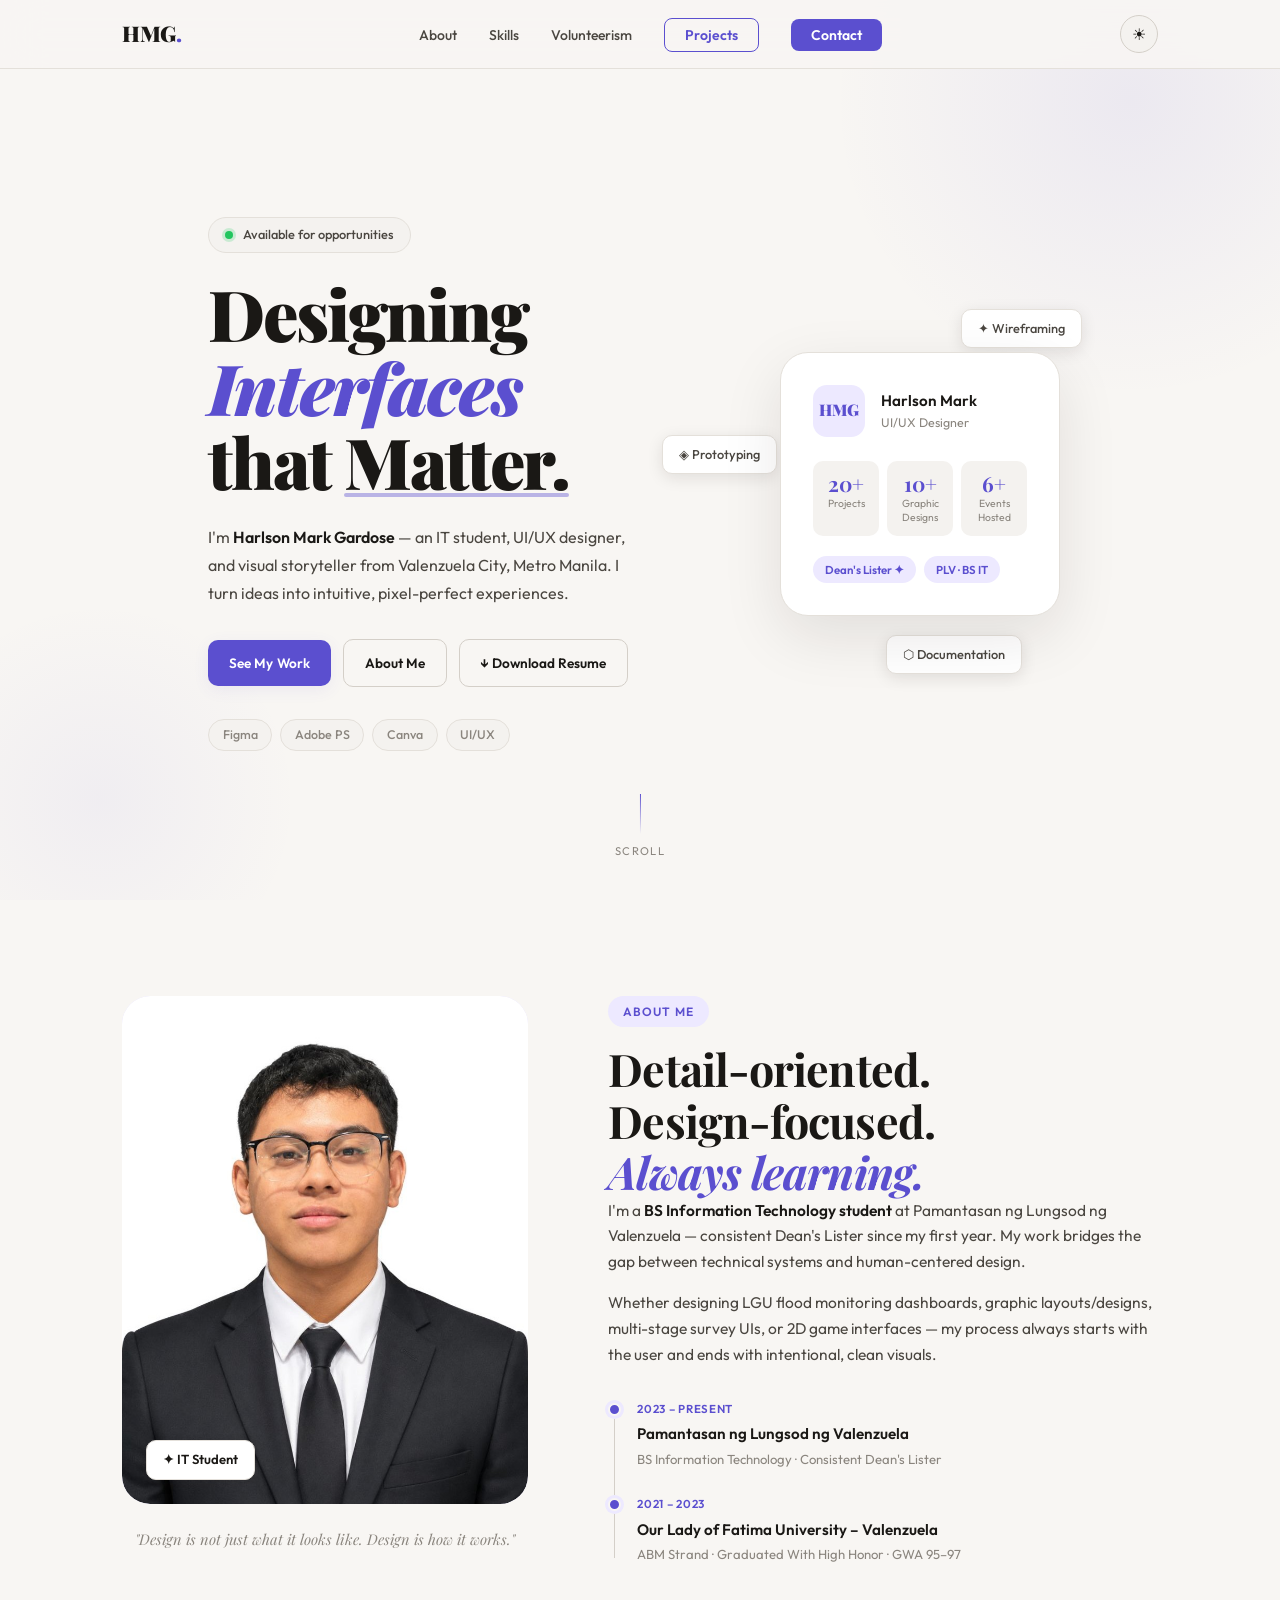
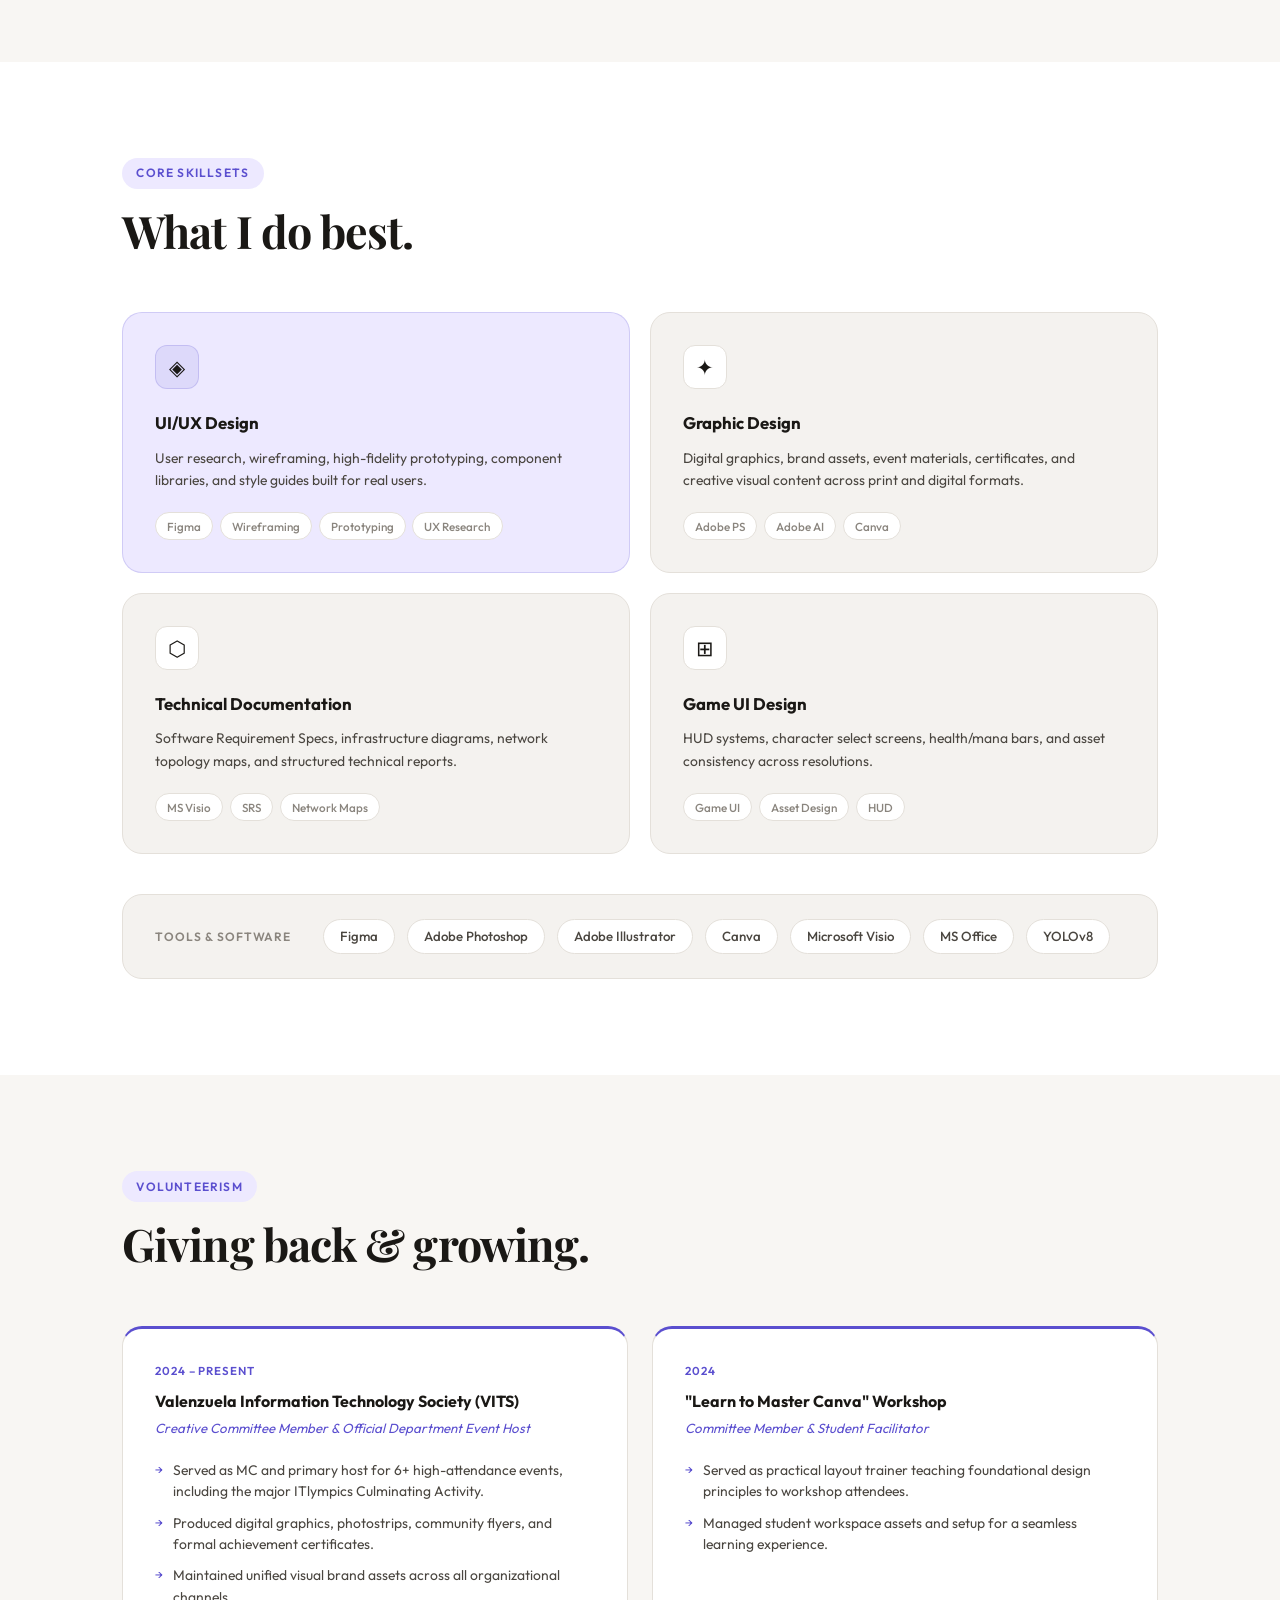
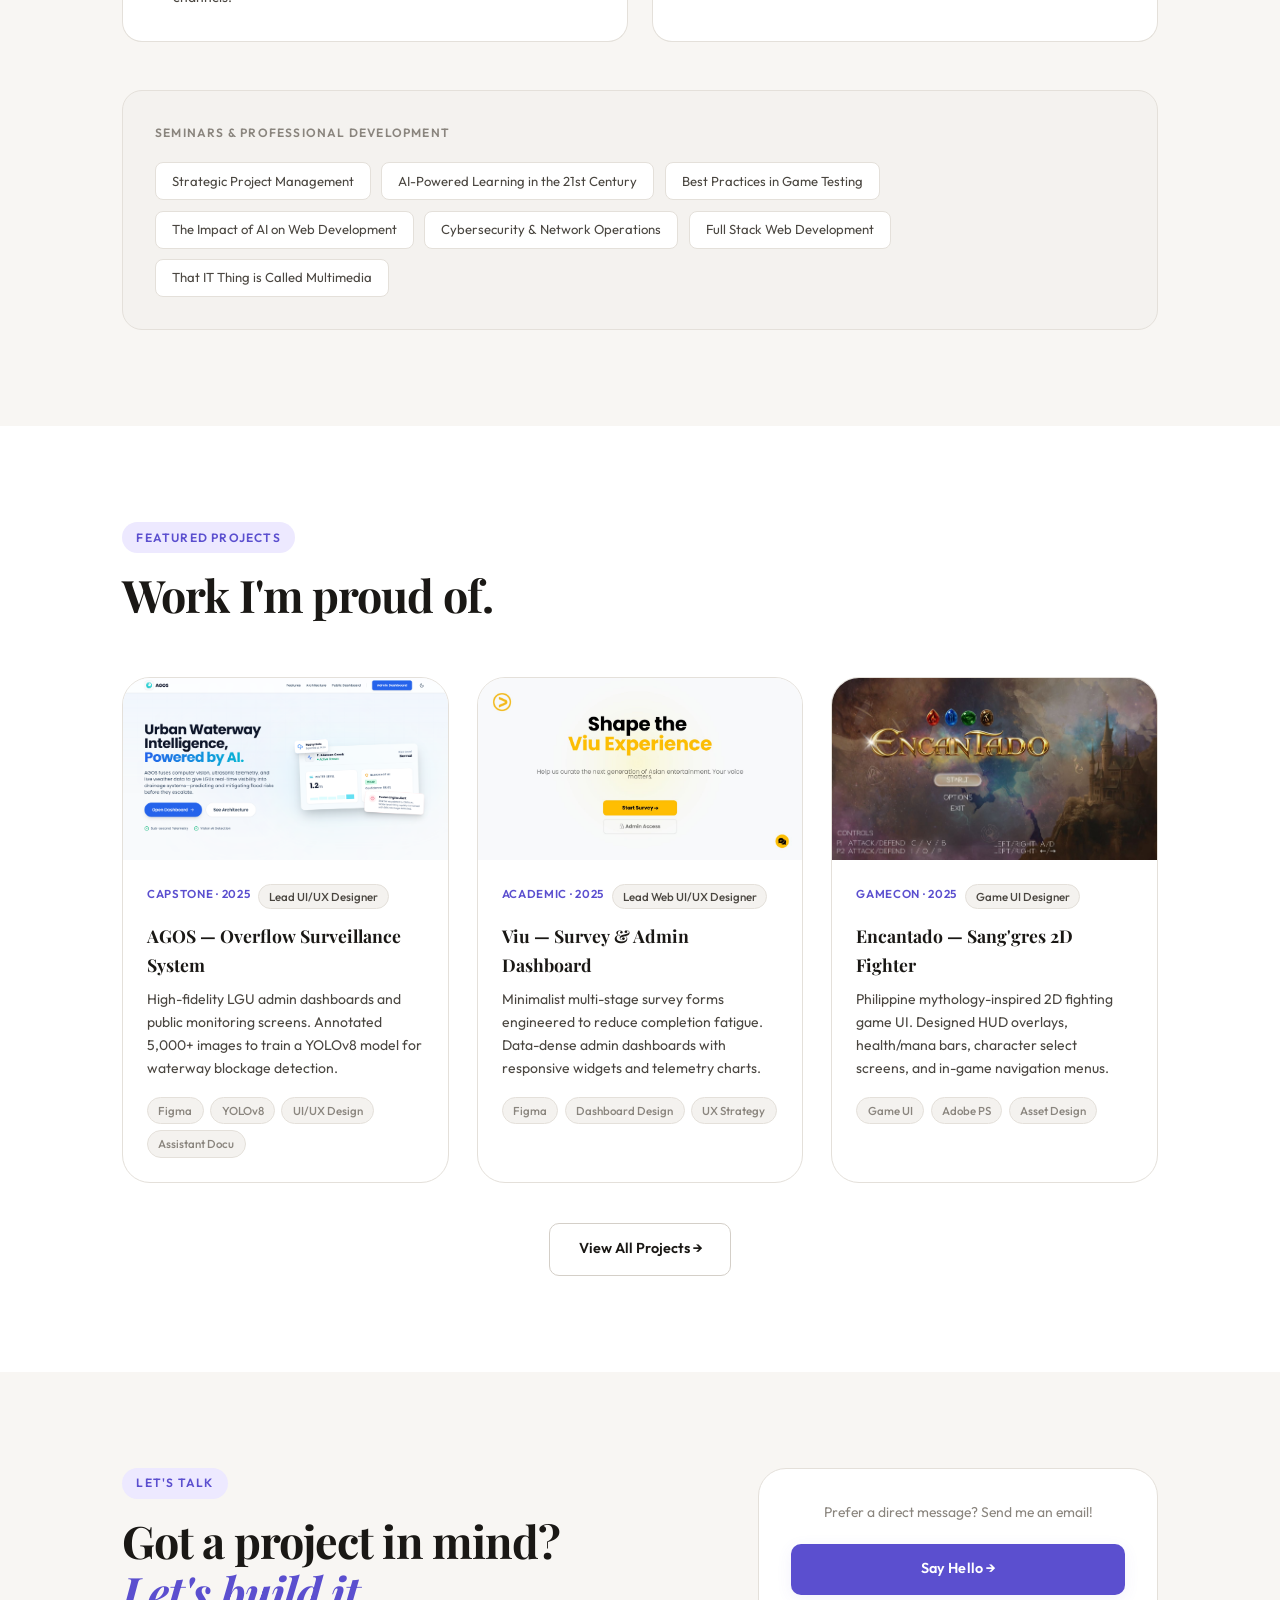
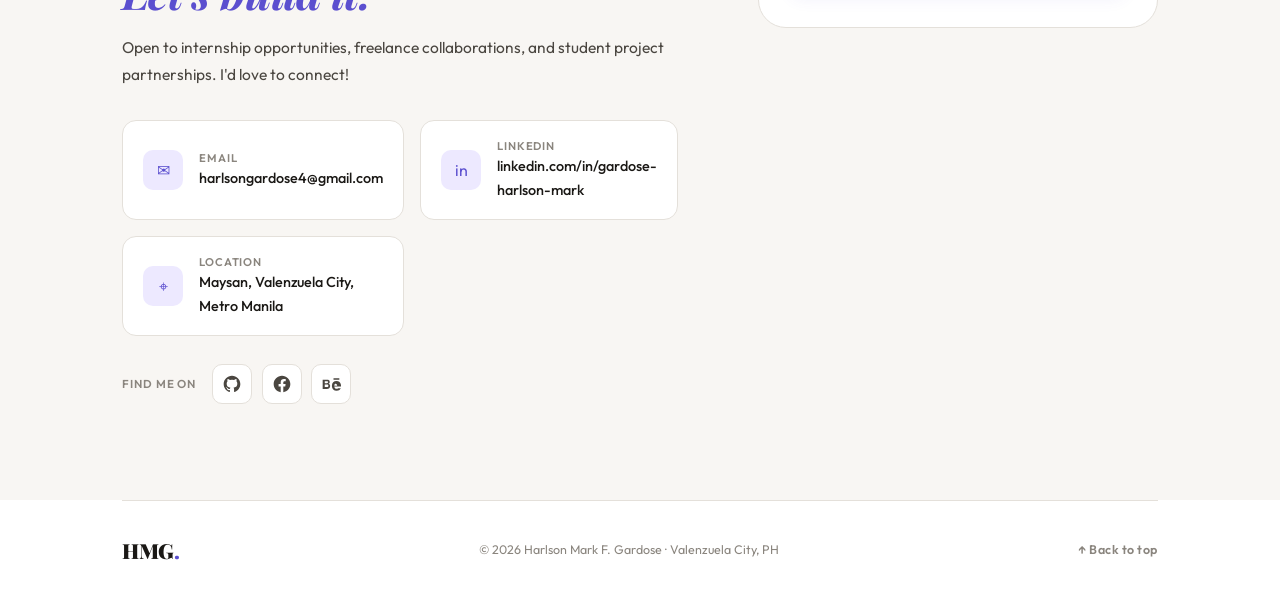
<file: index.html>
<!DOCTYPE html>
<html lang="en" data-theme="light">
<head>
  <meta charset="UTF-8" />
  <meta name="viewport" content="width=device-width, initial-scale=1.0"/>
  <title>Harlson Mark Gardose — UI/UX & Graphic Design</title>
  <meta name="description" content="Harlson Mark Gardose — IT student, UI/UX designer, and visual storyteller from Valenzuela City, Metro Manila. Designing intuitive, pixel-perfect experiences.">
  <meta property="og:title" content="Harlson Mark Gardose — UI/UX & Graphic Design">
  <meta property="og:description" content="IT student, UI/UX designer, and visual storyteller from Valenzuela City, Metro Manila.">
  <meta property="og:type" content="website">
  <meta name="twitter:card" content="summary">
  <meta name="twitter:title" content="Harlson Mark Gardose — UI/UX & Graphic Design">
  <meta name="twitter:description" content="IT student, UI/UX designer, and visual storyteller from Valenzuela City, Metro Manila.">
  <link rel="icon" type="image/svg+xml" href="favicon.svg">
  <link rel="icon" type="image/png" href="favicon.png" sizes="32x32">
  <link rel="preconnect" href="https://fonts.googleapis.com">
  <link rel="preconnect" href="https://fonts.gstatic.com" crossorigin>
  <link href="https://fonts.googleapis.com/css2?family=Playfair+Display:ital,wght@0,700;0,900;1,700&family=Outfit:wght@300;400;500;600;700&display=swap" rel="stylesheet">
  <link rel="stylesheet" href="css/style.css">
</head>
<body>

  <!-- LOADING SCREEN -->
  <div class="loader-screen" id="loaderScreen">
    <div class="loader-inner">
      <div class="loader-logo">HMG<span class="accent-dot">.</span></div>
      <p class="loader-tagline">UI/UX Designer & Visual Storyteller</p>
      <div class="loader-dots">
        <span></span><span></span><span></span><span></span><span></span>
      </div>
    </div>
    <div class="loader-line"></div>
  </div>

  <!-- NAV -->
  <nav class="nav" id="navbar">
    <div class="nav-inner container">
      <a href="#home" class="nav-logo">HMG<span class="accent-dot">.</span></a>
      <ul class="nav-links">
        <li><a href="#about">About</a></li>
        <li><a href="#skills">Skills</a></li>
        <li><a href="#experience">Volunteerism</a></li>
        <li><a href="projects.html" class="nav-cta nav-projects-btn">Projects</a></li>
        <li><a href="#contact" class="nav-cta">Contact</a></li>
      </ul>
      <div class="nav-right">
        <button class="theme-toggle" id="themeToggle" aria-label="Toggle dark mode">
          <span class="sun-icon">☀</span>
          <span class="moon-icon">☽</span>
        </button>
        <button class="hamburger" id="hamburger" aria-label="Menu">
          <span></span><span></span><span></span>
        </button>
      </div>
    </div>
  </nav>

  <!-- MOBILE MENU -->
  <div class="mobile-menu" id="mobileMenu">
    <ul>
      <li><a href="#about" class="mob-link">About</a></li>
      <li><a href="#skills" class="mob-link">Skills</a></li>
      <li><a href="#experience" class="mob-link">Volunteerism</a></li>
      <li><a href="projects.html" class="mob-link">Projects</a></li>
      <li><a href="#contact" class="mob-link">Contact</a></li>
    </ul>
  </div>

  <!-- HERO / LANDING -->
  <section class="hero" id="home">
    <div class="hero-bg-shape shape1"></div>
    <div class="hero-bg-shape shape2"></div>
    <div class="container hero-inner">
      <div class="hero-left reveal">
        <div class="hero-badge">
          <span class="badge-dot"></span>
          Available for opportunities
        </div>
        <h1 class="hero-title">
          Designing
          <em>Interfaces</em>
          that <span class="underline-word">Matter.</span>
        </h1>
        <p class="hero-sub">
          I'm <strong>Harlson Mark Gardose</strong> — an IT student, UI/UX designer, and visual storyteller from Valenzuela City, Metro Manila. I turn ideas into intuitive, pixel-perfect experiences.
        </p>
        <div class="hero-actions">
          <a href="#featured-works" class="btn-primary">See My Work</a>
          <a href="#about" class="btn-outline">About Me</a>
          <a href="GARDOSE_HARLSON_MARK_F_RESUME.pdf" download="GARDOSE_HARLSON_MARK_F_RESUME.pdf" class="btn-outline cv-btn">↓ Download Resume</a>
        </div>
        <div class="hero-pills">
          <span>Figma</span><span>Adobe PS</span><span>Canva</span><span>UI/UX</span>
        </div>
      </div>
      <div class="hero-right reveal">
        <div class="hero-card-main">
          <div class="hcard-top">
            <div class="hcard-avatar">HMG</div>
            <div class="hcard-info">
              <strong>Harlson Mark</strong>
              <span>UI/UX Designer</span>
            </div>
          </div>
          <div class="hcard-stats">
            <div class="hcard-stat"><span class="hs-num">20+</span><span class="hs-lbl">Projects</span></div>
            <div class="hcard-stat"><span class="hs-num">10+</span><span class="hs-lbl">Graphic Designs</span></div>
            <div class="hcard-stat"><span class="hs-num">6+</span><span class="hs-lbl">Events Hosted</span></div>
          </div>
          <div class="hcard-tags">
            <span class="htag">Dean's Lister ✦</span>
            <span class="htag">PLV · BS IT</span>
          </div>
        </div>
        <div class="floating-chip chip1">✦ Wireframing</div>
        <div class="floating-chip chip2">◈ Prototyping</div>
        <div class="floating-chip chip3">⬡ Documentation</div>
      </div>
    </div>
    <div class="scroll-indicator">
      <div class="scroll-line"></div>
      <span>Scroll</span>
    </div>
  </section>

  <!-- ABOUT -->
  <section class="about-section section" id="about">
    <div class="container">
      <div class="about-grid">
        <div class="about-visual reveal">
          <div class="about-portrait">
            <img src="Profile.jpg" alt="Harlson Mark Gardose" style="width:100%;height:100%;object-fit:cover;border-radius:inherit;">            <div class="portrait-badge">
              <span>✦</span> IT Student
            </div>
          </div>
          <div class="about-quote">
            "Design is not just what it looks like. Design is how it works."
          </div>
        </div>
        <div class="about-content reveal">
          <div class="section-chip">About Me</div>
          <h2 class="section-heading">Detail-oriented.<br>Design-focused.<br><em>Always learning.</em></h2>
          <p>I'm a <strong>BS Information Technology student</strong> at Pamantasan ng Lungsod ng Valenzuela — consistent Dean's Lister since my first year. My work bridges the gap between technical systems and human-centered design.</p>
          <p>Whether designing LGU flood monitoring dashboards, graphic layouts/designs, multi-stage survey UIs, or 2D game interfaces — my process always starts with the user and ends with intentional, clean visuals.</p>
          <div class="edu-timeline">
            <div class="edu-item">
              <div class="edu-dot"></div>
              <div class="edu-body">
                <div class="edu-period">2023 – Present</div>
                <div class="edu-name">Pamantasan ng Lungsod ng Valenzuela</div>
                <div class="edu-desc">BS Information Technology · Consistent Dean's Lister</div>
              </div>
            </div>
            <div class="edu-item">
              <div class="edu-dot"></div>
              <div class="edu-body">
                <div class="edu-period">2021 – 2023</div>
                <div class="edu-name">Our Lady of Fatima University – Valenzuela</div>
                <div class="edu-desc">ABM Strand · Graduated With High Honor · GWA 95–97</div>
              </div>
            </div>
          </div>
        </div>
      </div>
    </div>
  </section>

  <!-- SKILLS -->
  <section class="skills-section section alt-bg" id="skills">
    <div class="container">
      <div class="section-header reveal">
        <div class="section-chip">Core Skillsets</div>
        <h2 class="section-heading">What I do best.</h2>
      </div>
      <div class="skills-grid reveal">
        <div class="skill-card primary-card">
          <div class="skill-icon-wrap"><span>◈</span></div>
          <h3>UI/UX Design</h3>
          <p>User research, wireframing, high-fidelity prototyping, component libraries, and style guides built for real users.</p>
          <div class="skill-tags"><span>Figma</span><span>Wireframing</span><span>Prototyping</span><span>UX Research</span></div>
        </div>
        <div class="skill-card">
          <div class="skill-icon-wrap"><span>✦</span></div>
          <h3>Graphic Design</h3>
          <p>Digital graphics, brand assets, event materials, certificates, and creative visual content across print and digital formats.</p>
          <div class="skill-tags"><span>Adobe PS</span><span>Adobe AI</span><span>Canva</span></div>
        </div>
        <div class="skill-card">
          <div class="skill-icon-wrap"><span>⬡</span></div>
          <h3>Technical Documentation</h3>
          <p>Software Requirement Specs, infrastructure diagrams, network topology maps, and structured technical reports.</p>
          <div class="skill-tags"><span>MS Visio</span><span>SRS</span><span>Network Maps</span></div>
        </div>
        <div class="skill-card">
          <div class="skill-icon-wrap"><span>⊞</span></div>
          <h3>Game UI Design</h3>
          <p>HUD systems, character select screens, health/mana bars, and asset consistency across resolutions.</p>
          <div class="skill-tags"><span>Game UI</span><span>Asset Design</span><span>HUD</span></div>
        </div>
      </div>
      <div class="tools-strip reveal">
        <div class="tools-label">Tools & Software</div>
        <div class="tools-list">
          <span>Figma</span><span>Adobe Photoshop</span><span>Adobe Illustrator</span>
          <span>Canva</span><span>Microsoft Visio</span><span>MS Office</span><span>YOLOv8</span>
        </div>
      </div>
    </div>
  </section>

  <!-- VOLUNTEERISM -->
  <section class="experience-section section" id="experience">
    <div class="container">
      <div class="section-header reveal">
        <div class="section-chip">Volunteerism</div>
        <h2 class="section-heading">Giving back & growing.</h2>
      </div>
      <div class="exp-grid reveal">
        <div class="exp-card">
          <div class="exp-period">2024 – Present</div>
          <div class="exp-org">Valenzuela Information Technology Society (VITS)</div>
          <div class="exp-role">Creative Committee Member & Official Department Event Host</div>
          <ul class="exp-list">
            <li>Served as MC and primary host for 6+ high-attendance events, including the major ITlympics Culminating Activity.</li>
            <li>Produced digital graphics, photostrips, community flyers, and formal achievement certificates.</li>
            <li>Maintained unified visual brand assets across all organizational channels.</li>
          </ul>
        </div>
        <div class="exp-card">
          <div class="exp-period">2024</div>
          <div class="exp-org">"Learn to Master Canva" Workshop</div>
          <div class="exp-role">Committee Member & Student Facilitator</div>
          <ul class="exp-list">
            <li>Served as practical layout trainer teaching foundational design principles to workshop attendees.</li>
            <li>Managed student workspace assets and setup for a seamless learning experience.</li>
          </ul>
        </div>
      </div>

      <!-- Seminars -->
      <div class="seminars-block reveal">
        <div class="sem-label">Seminars & Professional Development</div>
        <div class="sem-tags">
          <span>Strategic Project Management</span>
          <span>AI-Powered Learning in the 21st Century</span>
          <span>Best Practices in Game Testing</span>
          <span>The Impact of AI on Web Development</span>
          <span>Cybersecurity & Network Operations</span>
          <span>Full Stack Web Development</span>
          <span>That IT Thing is Called Multimedia</span>
        </div>
      </div>
    </div>
  </section>

  <!-- FEATURED WORKS -->
  <section class="featured-works-section section alt-bg" id="featured-works">
    <div class="container">
      <div class="section-header reveal">
        <div class="section-chip">Featured Projects</div>
        <h2 class="section-heading">Work I'm proud of.</h2>
      </div>
      <div class="featured-grid reveal">
        <!-- Featured 1: AGOS -->
        <div class="featured-card">
          <div class="featured-img-wrap">
            <img src="AGOS.png" alt="AGOS Project" style="width:100%;height:100%;object-fit:cover;">
          </div>
          <div class="featured-info">
            <div class="featured-meta">
              <span class="fmeta-tag">Capstone · 2025</span>
              <span class="fmeta-role">Lead UI/UX Designer</span>
            </div>
            <h3 class="featured-title">AGOS — Overflow Surveillance System</h3>
            <p class="featured-desc">High-fidelity LGU admin dashboards and public monitoring screens. Annotated 5,000+ images to train a YOLOv8 model for waterway blockage detection.</p>
            <div class="featured-tags"><span>Figma</span><span>YOLOv8</span><span>UI/UX Design</span><span>Assistant Docu</span></div>
          </div>
        </div>
        <!-- Featured 2: Viu -->
        <div class="featured-card">
          <div class="featured-img-wrap">
            <img src="VIU.png" alt="Viu Project" style="width:100%;height:100%;object-fit:cover;">
          </div>
          <div class="featured-info">
            <div class="featured-meta">
              <span class="fmeta-tag">Academic · 2025</span>
              <span class="fmeta-role">Lead Web UI/UX Designer</span>
            </div>
            <h3 class="featured-title">Viu — Survey & Admin Dashboard</h3>
            <p class="featured-desc">Minimalist multi-stage survey forms engineered to reduce completion fatigue. Data-dense admin dashboards with responsive widgets and telemetry charts.</p>
            <div class="featured-tags"><span>Figma</span><span>Dashboard Design</span><span>UX Strategy</span></div>
          </div>
        </div>
        <!-- Featured 3: Encantado -->
        <div class="featured-card">
          <div class="featured-img-wrap">
            <img src="Encantado/2.jpg" alt="Encantado Project" style="width:100%;height:100%;object-fit:cover;">
          </div>
          <div class="featured-info">
            <div class="featured-meta">
              <span class="fmeta-tag">GameCon · 2025</span>
              <span class="fmeta-role">Game UI Designer</span>
            </div>
            <h3 class="featured-title">Encantado — Sang'gres 2D Fighter</h3>
            <p class="featured-desc">Philippine mythology-inspired 2D fighting game UI. Designed HUD overlays, health/mana bars, character select screens, and in-game navigation menus.</p>
            <div class="featured-tags"><span>Game UI</span><span>Adobe PS</span><span>Asset Design</span></div>
          </div>
        </div>
      </div>
      <div class="featured-cta reveal">
        <a href="projects.html" class="btn-outline">View All Projects →</a>
      </div>
    </div>
  </section>

  <!-- CONTACT -->
  <section class="contact-section section" id="contact">
    <div class="container">
      <div class="contact-grid">
        <div class="contact-left reveal">
          <div class="section-chip">Let's Talk</div>
          <h2 class="section-heading">Got a project in mind?<br><em>Let's build it.</em></h2>
          <p>Open to internship opportunities, freelance collaborations, and student project partnerships. I'd love to connect!</p>
          <div class="contact-items contact-items-grid">
            <a href="mailto:harlsongardose4@gmail.com" class="contact-row">
              <div class="cr-icon">✉</div>
              <div class="cr-text">
                <span class="cr-label">Email</span>
                <span class="cr-value">harlsongardose4@gmail.com</span>
              </div>
            </a>

            <a href="https://www.linkedin.com/in/gardose-harlson-mark/" target="_blank" rel="noopener" class="contact-row">
              <div class="cr-icon">in</div>
              <div class="cr-text">
                <span class="cr-label">LinkedIn</span>
                <span class="cr-value">linkedin.com/in/gardose-harlson-mark</span>
              </div>
            </a>
            <div class="contact-row no-link">
              <div class="cr-icon">⌖</div>
              <div class="cr-text">
                <span class="cr-label">Location</span>
                <span class="cr-value">Maysan, Valenzuela City, Metro Manila</span>
              </div>
            </div>
          </div>
          <!-- Social Links -->
          <div class="contact-socials">
            <span class="contact-socials-label">Find me on</span>
            <div class="contact-social-icons">
              <a href="https://github.com/HarlsonG" target="_blank" rel="noopener" class="social-icon-btn" aria-label="GitHub">
                <svg xmlns="http://www.w3.org/2000/svg" viewBox="0 0 24 24" fill="currentColor" width="20" height="20"><path d="M12 2C6.477 2 2 6.477 2 12c0 4.418 2.865 8.166 6.839 9.489.5.092.682-.217.682-.482 0-.237-.009-.868-.013-1.703-2.782.604-3.369-1.341-3.369-1.341-.454-1.154-1.11-1.462-1.11-1.462-.908-.62.069-.608.069-.608 1.003.07 1.531 1.03 1.531 1.03.892 1.529 2.341 1.087 2.91.831.092-.646.35-1.086.636-1.336-2.22-.253-4.555-1.11-4.555-4.943 0-1.091.39-1.984 1.029-2.683-.103-.253-.446-1.27.098-2.647 0 0 .84-.269 2.75 1.025A9.578 9.578 0 0 1 12 6.836a9.59 9.59 0 0 1 2.504.337c1.909-1.294 2.747-1.025 2.747-1.025.546 1.377.202 2.394.1 2.647.64.699 1.028 1.592 1.028 2.683 0 3.842-2.339 4.687-4.566 4.935.359.309.678.919.678 1.852 0 1.336-.012 2.415-.012 2.743 0 .267.18.579.688.481C19.138 20.163 22 16.418 22 12c0-5.523-4.477-10-10-10z"/></svg>
              </a>
              <a href="https://www.facebook.com/harlsonnn" target="_blank" rel="noopener" class="social-icon-btn" aria-label="Facebook">
                <svg xmlns="http://www.w3.org/2000/svg" viewBox="0 0 24 24" fill="currentColor" width="20" height="20"><path d="M22 12c0-5.522-4.477-10-10-10S2 6.478 2 12c0 4.991 3.657 9.128 8.438 9.878v-6.987H7.898V12h2.54V9.797c0-2.506 1.492-3.89 3.777-3.89 1.094 0 2.238.195 2.238.195v2.46h-1.26c-1.243 0-1.63.771-1.63 1.562V12h2.773l-.443 2.89h-2.33v6.988C18.343 21.128 22 16.991 22 12z"/></svg>
              </a>
              <a href="https://www.behance.net/gardoseharlson" target="_blank" rel="noopener" class="social-icon-btn" aria-label="Behance">
                <svg xmlns="http://www.w3.org/2000/svg" viewBox="0 0 24 24" fill="currentColor" width="20" height="20"><path d="M22 7h-7V5h7v2zm1.726 10c-.442 1.297-2.029 3-5.101 3-3.074 0-5.564-1.729-5.564-5.675 0-3.91 2.325-5.92 5.466-5.92 3.082 0 4.964 1.782 5.375 4.426.078.506.109 1.188.095 2.14H15.97c.13 3.211 3.483 3.312 4.588 2.029H23.726zm-7.726-3h3.457c-.073-1.524-1.064-2.396-1.857-2.396-.973 0-1.54.607-1.6 2.396zM7.309 7c1.822 0 3.15.595 3.15 2.512 0 1.116-.583 1.886-1.516 2.296C10.256 12.234 11 13.12 11 14.5 11 16.957 9.228 18 6.978 18H2V7h5.309zm-.24 4.007c.932 0 1.49-.489 1.49-1.291 0-.803-.558-1.155-1.49-1.155H4.5v2.446h2.569zm.168 4.547c1.023 0 1.636-.548 1.636-1.483 0-.968-.613-1.451-1.636-1.451H4.5v2.934h2.737z"/></svg>
              </a>
            </div>
          </div>
        </div>
        <div class="contact-right reveal">
          <div class="contact-form-card">
            <p class="form-note">Prefer a direct message? Send me an email!</p>
            <a href="mailto:harlsongardose4@gmail.com" class="btn-primary full-width">Say Hello →</a>
          </div>
        </div>
      </div>
    </div>
  </section>

  <!-- FOOTER (simplified) -->
  <footer class="footer">
    <div class="container">
      <div class="footer-simple">
        <div class="footer-logo">HMG<span class="accent-dot">.</span></div>
        <span class="footer-copy">© <span id="footerYear"></span> Harlson Mark F. Gardose · Valenzuela City, PH</span>
        <a href="#home" class="footer-scroll-top" aria-label="Back to top">↑ Back to top</a>
      </div>
    </div>
  </footer>

  <script src="js/main.js"></script>
</body>
</html>
</file>
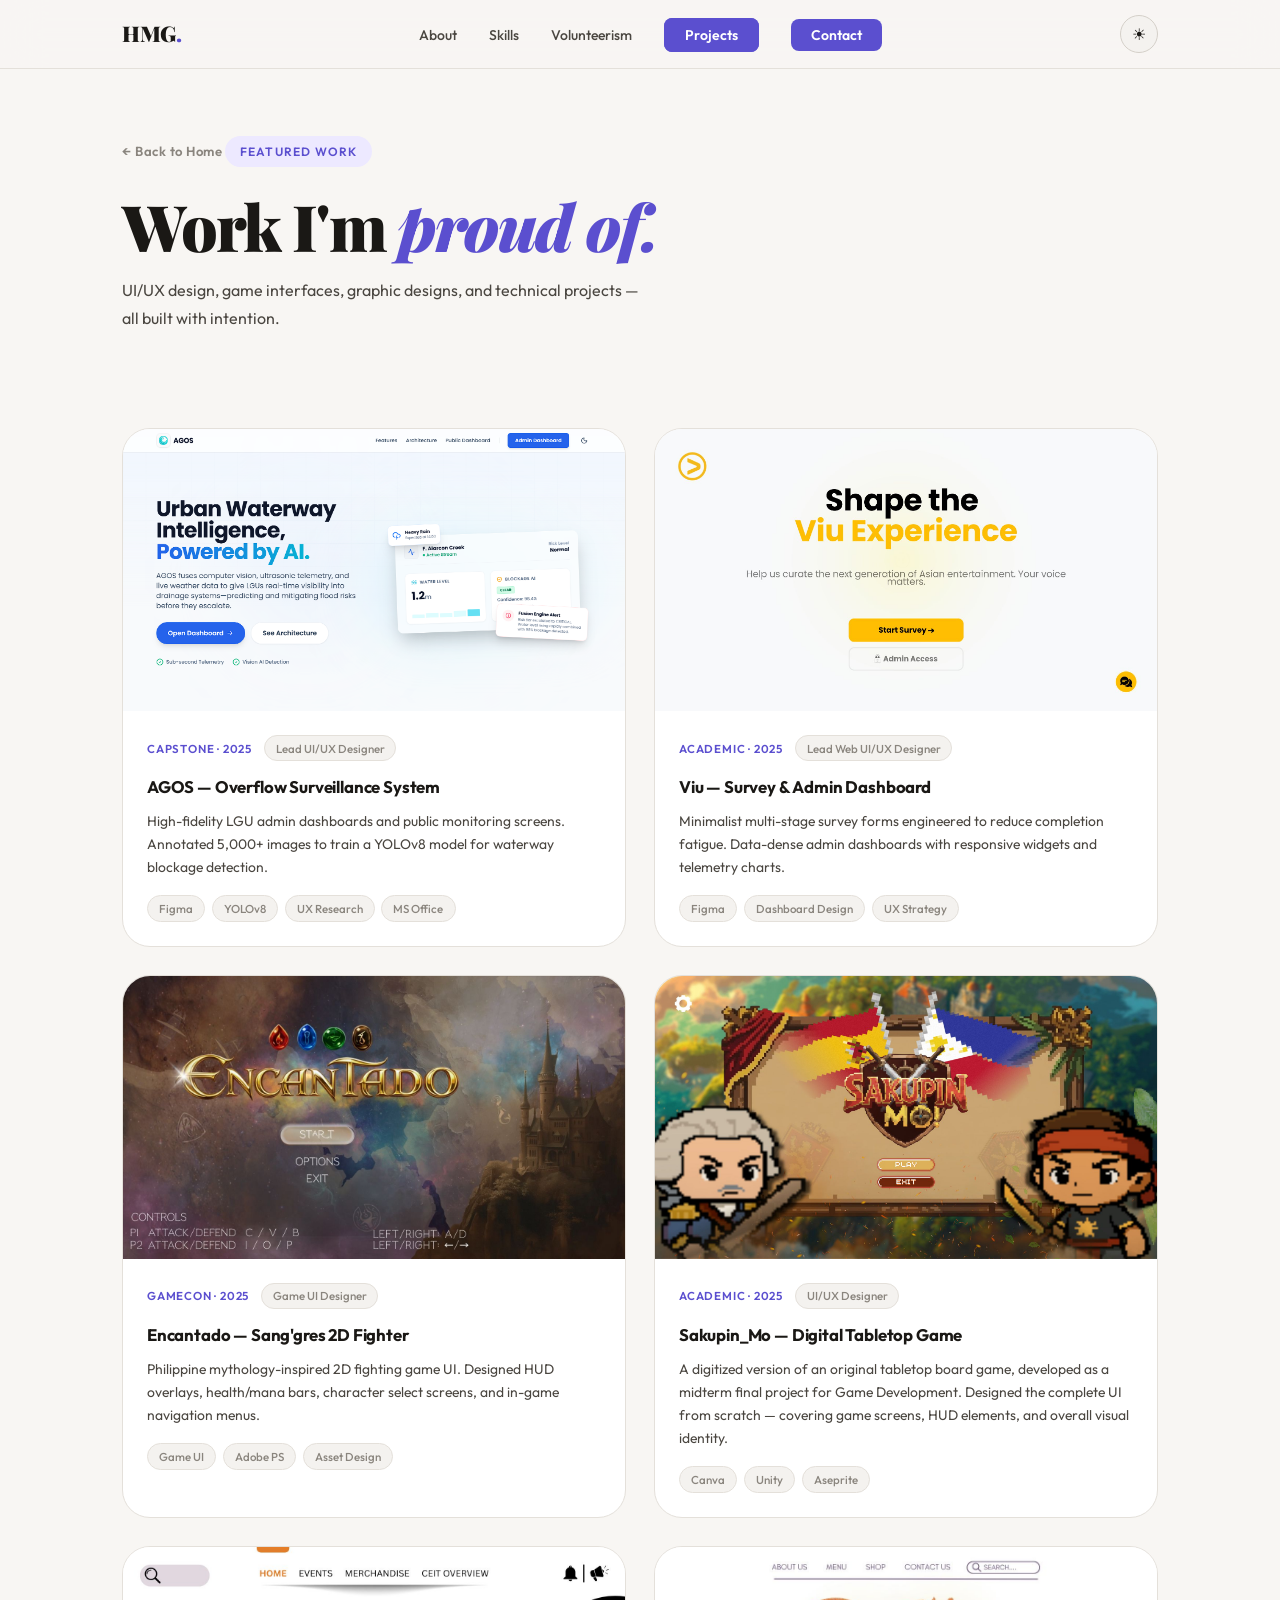
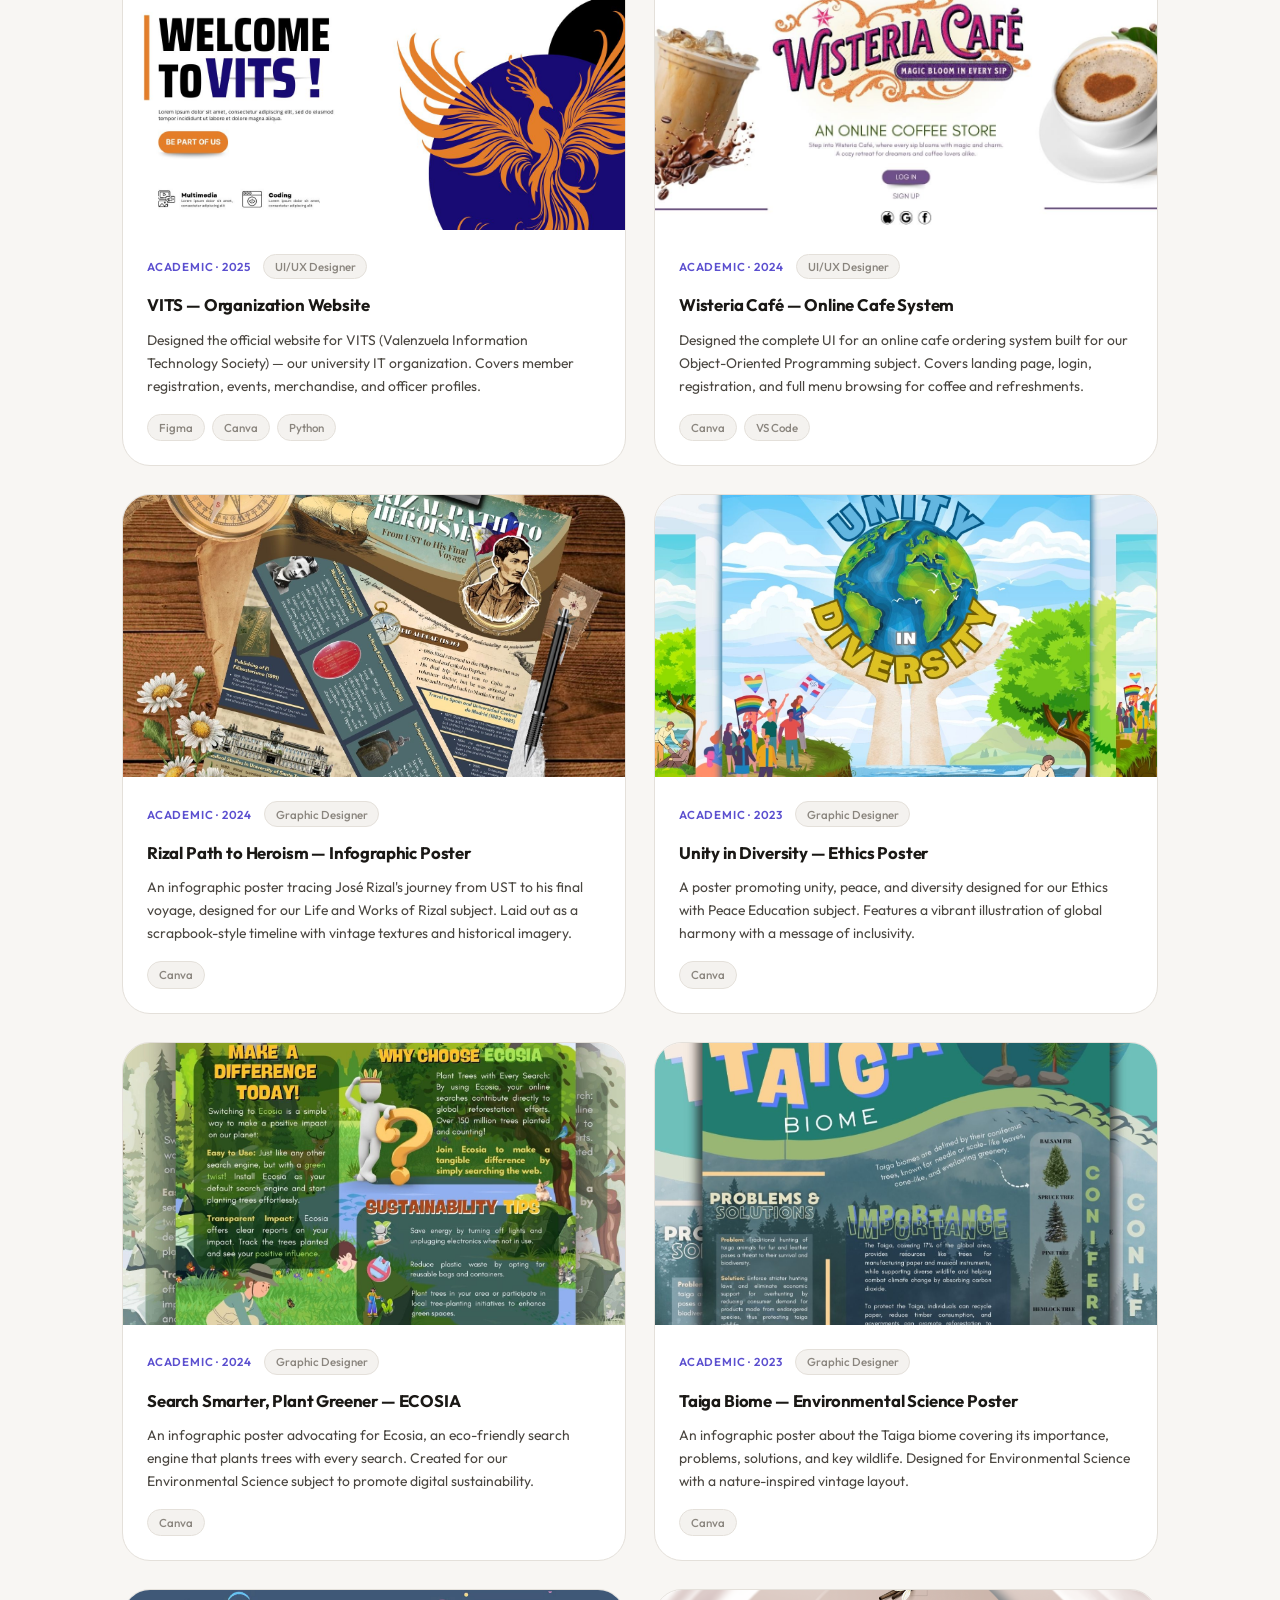
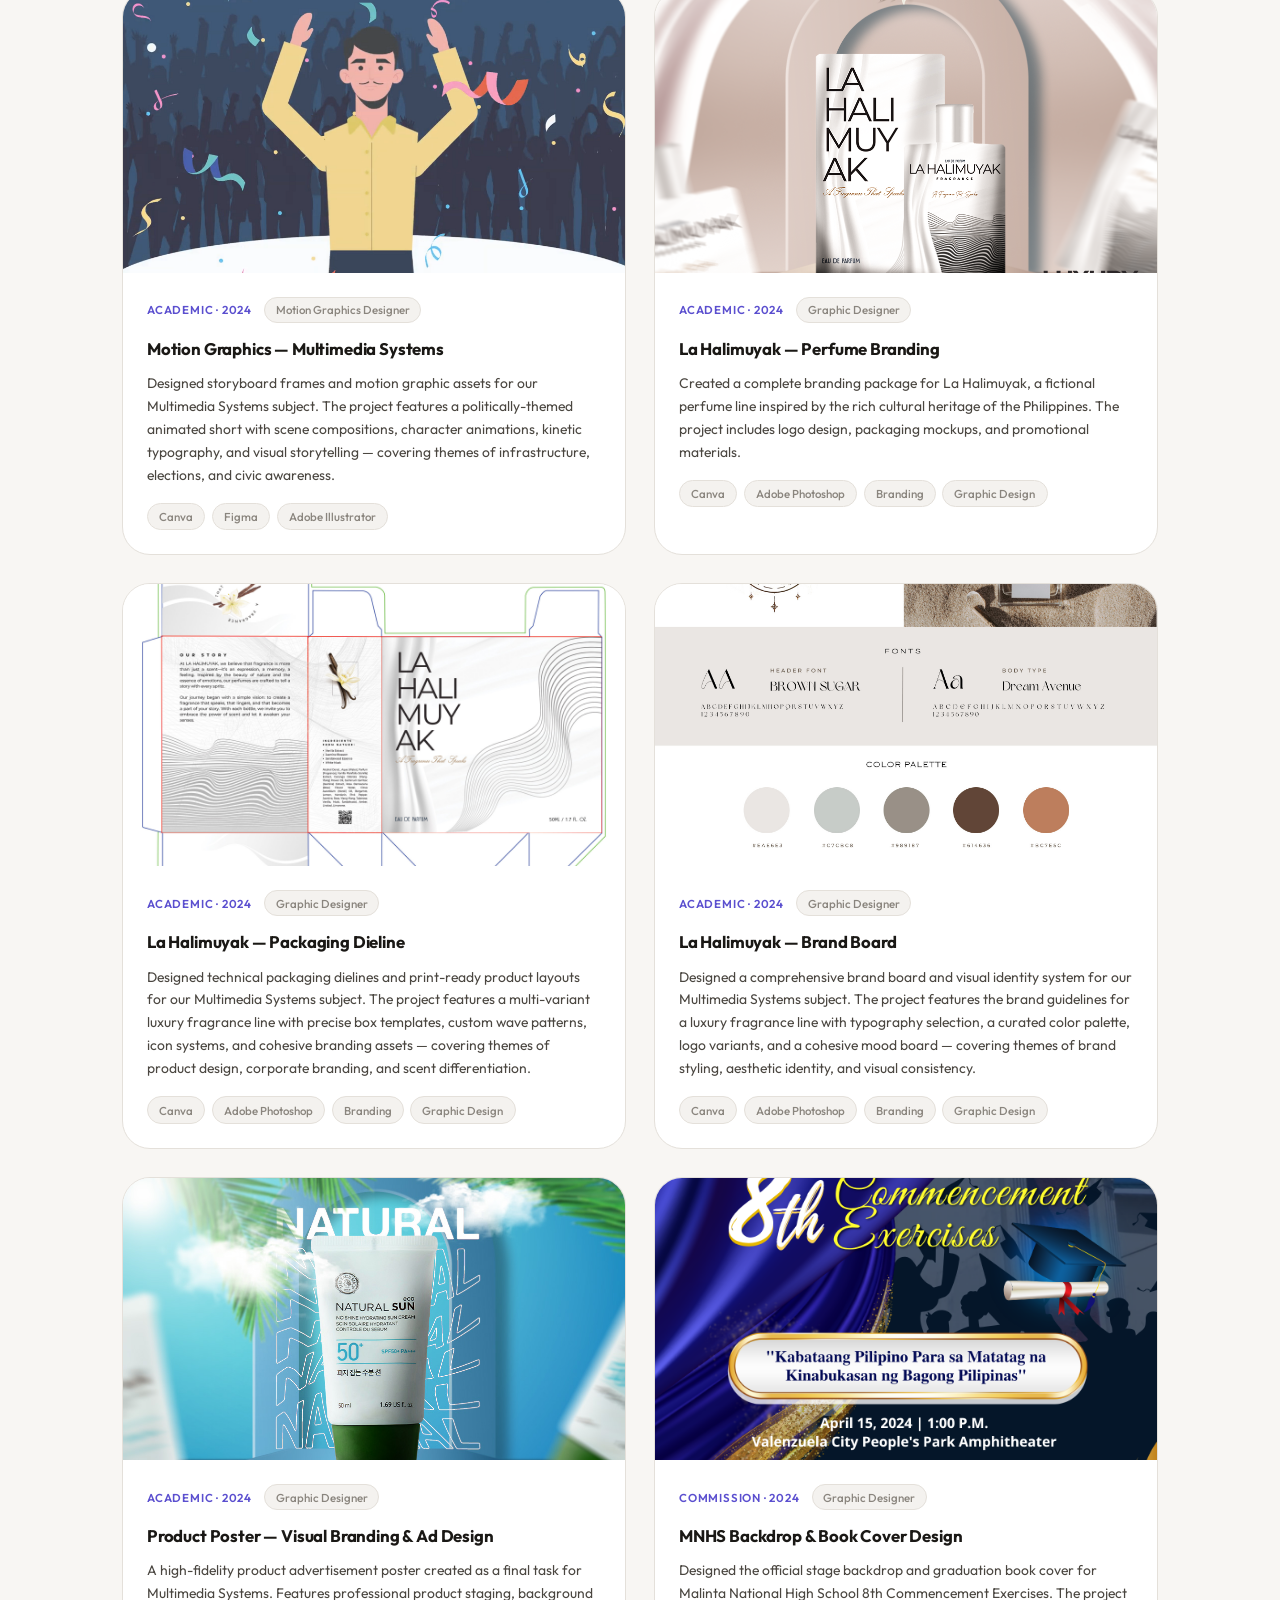
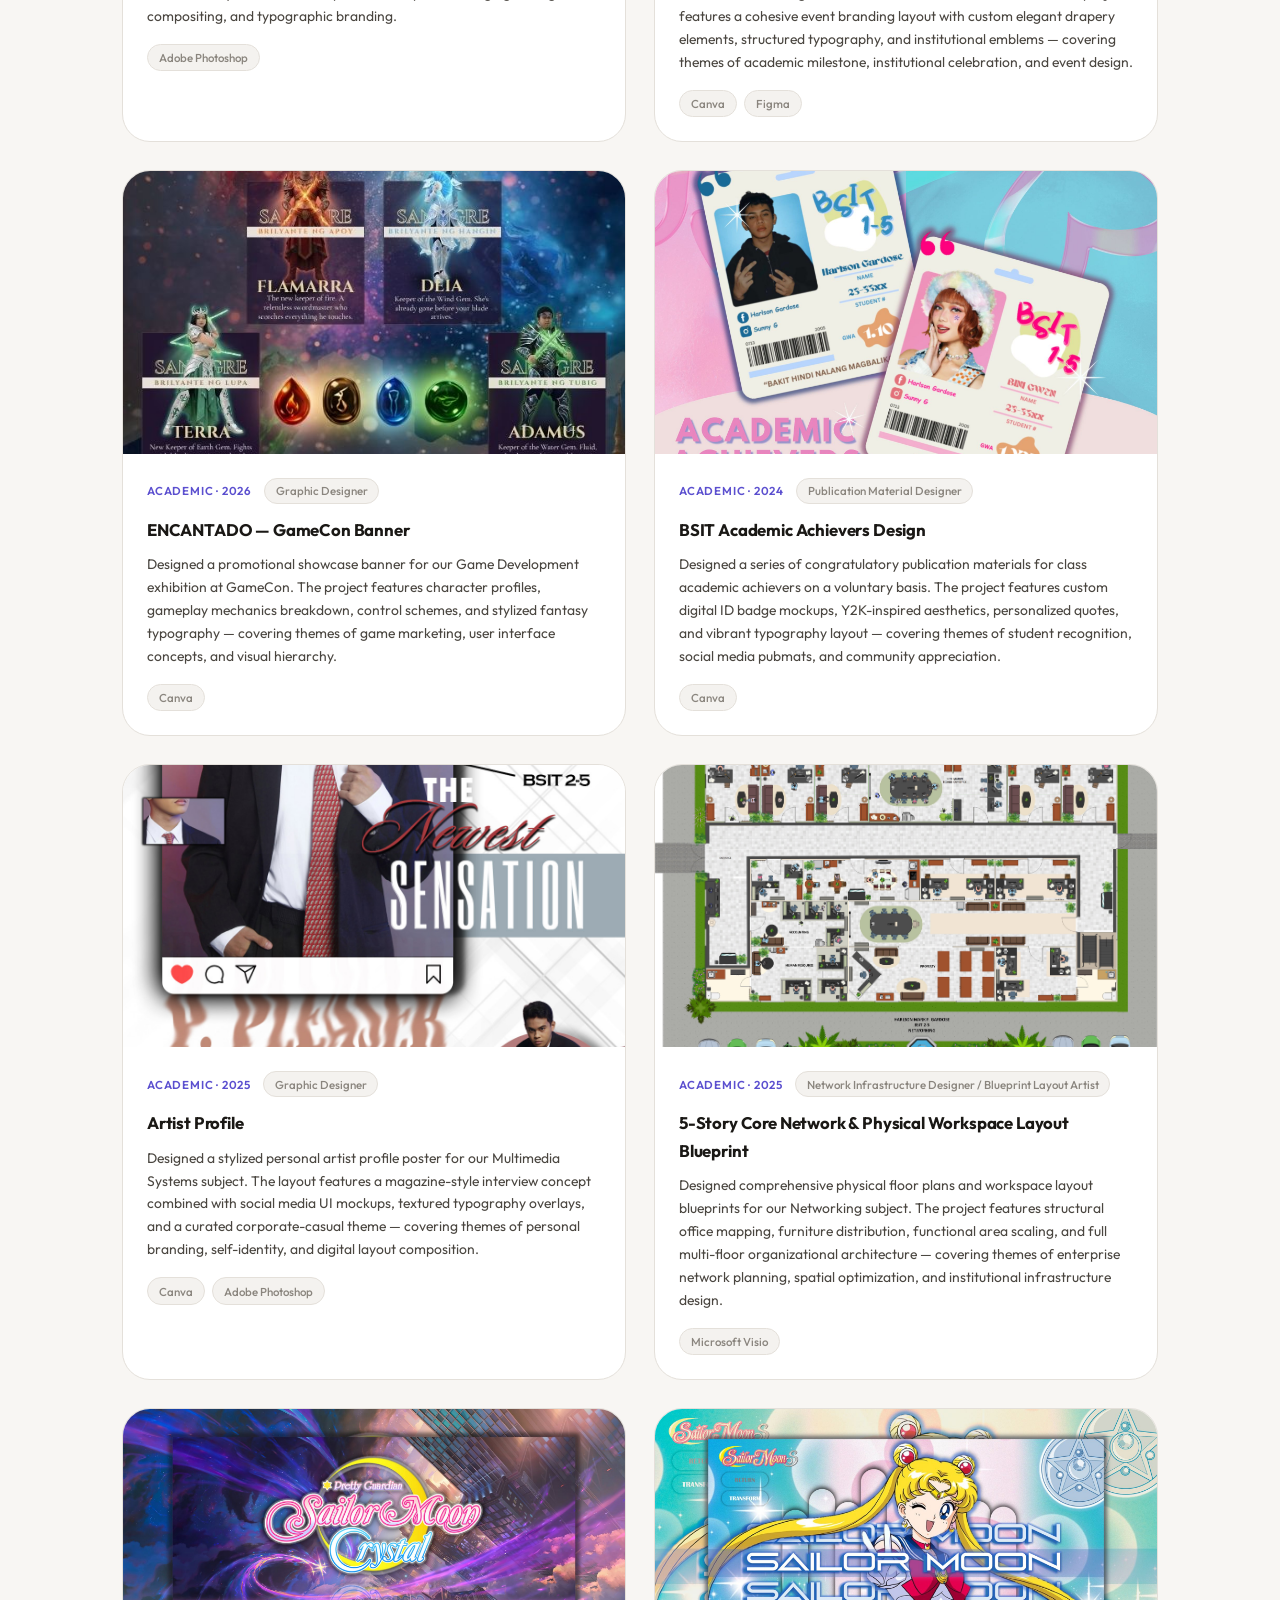
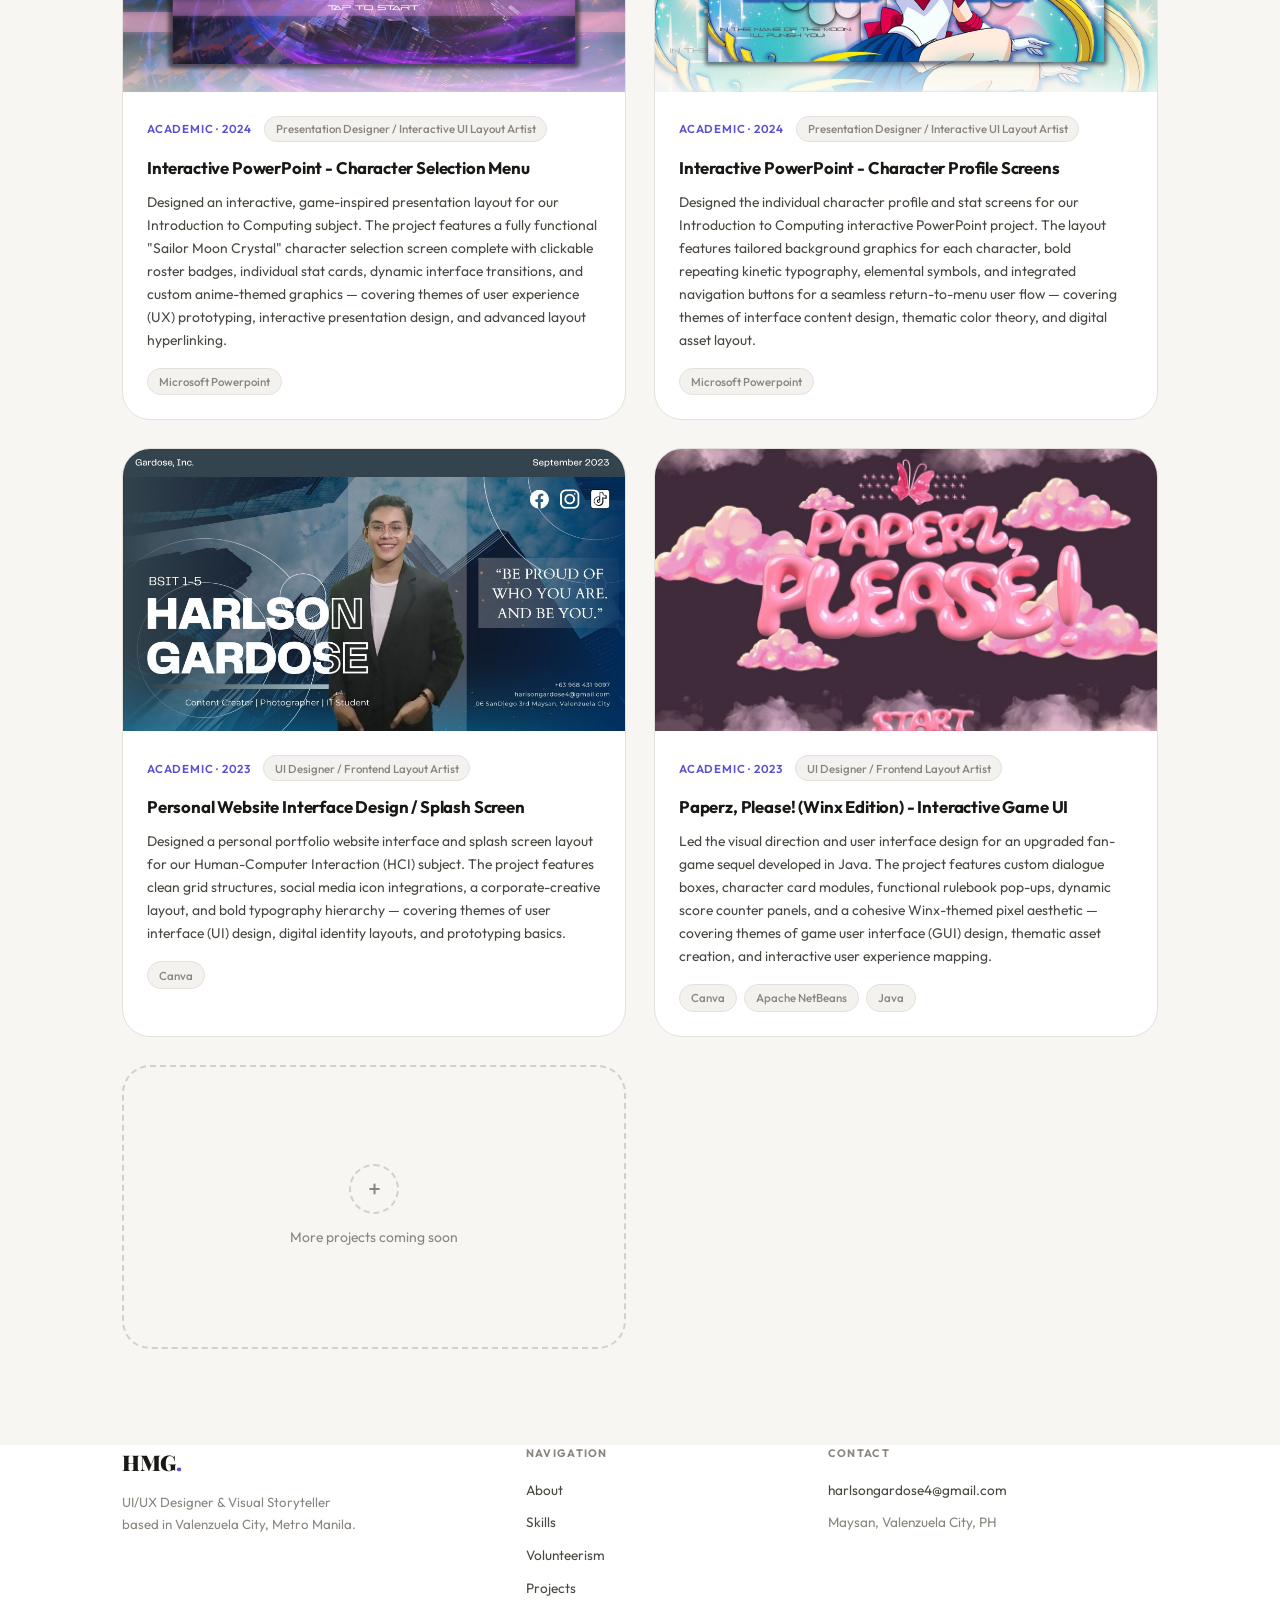
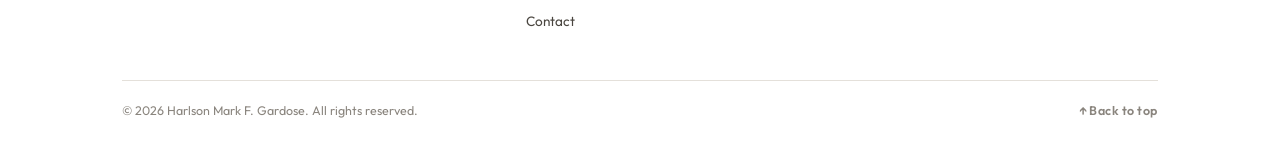
<file: projects.html>
<!DOCTYPE html>
<html lang="en" data-theme="light">

<head>
  <meta charset="UTF-8" />
  <meta name="viewport" content="width=device-width, initial-scale=1.0" />
  <title>Projects — Harlson Mark Gardose</title>
  <meta name="description" content="UI/UX design, game interfaces, graphic designs, and technical projects by Harlson Mark Gardose.">
  <meta property="og:title" content="Projects — Harlson Mark Gardose">
  <meta property="og:description" content="UI/UX design, game interfaces, graphic designs, and technical projects — all built with intention.">
  <meta property="og:type" content="website">
  <link rel="icon" type="image/svg+xml" href="favicon.svg">
  <link rel="icon" type="image/png" href="favicon.png" sizes="32x32">
  <script>
    // Sync dark mode before render to avoid flash
    (function() {
      const t = localStorage.getItem('theme') || 'light';
      document.documentElement.setAttribute('data-theme', t);
    })();
  </script>
  <link rel="preconnect" href="https://fonts.googleapis.com">
  <link rel="preconnect" href="https://fonts.gstatic.com" crossorigin>
  <link
    href="https://fonts.googleapis.com/css2?family=Playfair+Display:ital,wght@0,700;0,900;1,700&family=Outfit:wght@300;400;500;600;700&display=swap"
    rel="stylesheet">
  <link rel="stylesheet" href="css/style.css">
  <link rel="stylesheet" href="css/projects.css">
</head>

<body>

  <!-- NAV -->
  <nav class="nav" id="navbar">
    <div class="nav-inner container">
      <a href="index.html#home" class="nav-logo">HMG<span class="accent-dot">.</span></a>
      <ul class="nav-links">
        <li><a href="index.html#about">About</a></li>
        <li><a href="index.html#skills">Skills</a></li>
        <li><a href="index.html#experience">Volunteerism</a></li>
        <li><a href="projects.html" class="nav-cta nav-projects-btn nav-active">Projects</a></li>
        <li><a href="index.html#contact" class="nav-cta">Contact</a></li>
      </ul>
      <div class="nav-right">
        <button class="theme-toggle" id="themeToggle" aria-label="Toggle dark mode">
          <span class="sun-icon">☀</span>
          <span class="moon-icon">☽</span>
        </button>
        <button class="hamburger" id="hamburger" aria-label="Menu">
          <span></span><span></span><span></span>
        </button>
      </div>
    </div>
  </nav>

  <!-- MOBILE MENU -->
  <div class="mobile-menu" id="mobileMenu">
    <ul>
      <li><a href="index.html#about" class="mob-link">About</a></li>
      <li><a href="index.html#skills" class="mob-link">Skills</a></li>
      <li><a href="index.html#experience" class="mob-link">Volunteerism</a></li>
      <li><a href="projects.html" class="mob-link">Projects</a></li>
      <li><a href="index.html#contact" class="mob-link">Contact</a></li>
    </ul>
  </div>

  <!-- PAGE HERO -->
  <section class="projects-hero">
    <div class="container">
      <a href="index.html" class="back-link">← Back to Home</a>
      <div class="section-chip" style="margin-top:1.5rem;">Featured Work</div>
      <h1 class="projects-page-title">Work I'm <em>proud of.</em></h1>
      <p class="projects-page-sub">UI/UX design, game interfaces, graphic designs, and technical projects — all built
        with intention.</p>
    </div>
  </section>

  <!-- PROJECTS GRID -->
  <section class="projects-page-section">
    <div class="container">
      <div class="projects-grid">

        <!-- Project 1: AGOS -->
        <div class="project-card reveal" data-project="agos">
          <div class="project-img">
            <img src="AGOS.png" alt="AGOS Project" style="width:100%;height:100%;object-fit:cover;">
            <div class="project-overlay">
              <button class="proj-link-btn" onclick="openProject('agos')">View Details →</button>
            </div>
          </div>
          <div class="project-info">
            <div class="project-meta-row">
              <span class="project-type">Capstone · 2025</span>
              <span class="project-role-tag">Lead UI/UX Designer</span>
            </div>
            <h3>AGOS — Overflow Surveillance System</h3>
            <p>High-fidelity LGU admin dashboards and public monitoring screens. Annotated 5,000+ images to train a
              YOLOv8 model for waterway blockage detection.</p>
            <div class="project-tools">
              <span>Figma</span><span>YOLOv8</span><span>UX Research</span><span>MS Office</span>
            </div>
          </div>
        </div>

        <!-- Project 2: Viu -->
        <div class="project-card reveal" data-project="viu">
          <div class="project-img">
            <img src="VIU.png" alt="Viu Project" style="width:100%;height:100%;object-fit:cover;">
            <div class="project-overlay">
              <button class="proj-link-btn" onclick="openProject('viu')">View Details →</button>
            </div>
          </div>
          <div class="project-info">
            <div class="project-meta-row">
              <span class="project-type">Academic · 2025</span>
              <span class="project-role-tag">Lead Web UI/UX Designer</span>
            </div>
            <h3>Viu — Survey & Admin Dashboard</h3>
            <p>Minimalist multi-stage survey forms engineered to reduce completion fatigue. Data-dense admin dashboards
              with responsive widgets and telemetry charts.</p>
            <div class="project-tools">
              <span>Figma</span><span>Dashboard Design</span><span>UX Strategy</span>
            </div>
          </div>
        </div>

        <!-- Project 3: Encantado -->
        <div class="project-card reveal" data-project="encantado">
          <div class="project-img">
            <img src="Encantado/2.jpg" alt="Encantado Project" style="width:100%;height:100%;object-fit:cover;">

            <div class="project-overlay">
              <button class="proj-link-btn" onclick="openProject('encantado')">View Details →</button>
            </div>
          </div>
          <div class="project-info">
            <div class="project-meta-row">
              <span class="project-type">GameCon · 2025</span>
              <span class="project-role-tag">Game UI Designer</span>
            </div>
            <h3>Encantado — Sang'gres 2D Fighter</h3>
            <p>Philippine mythology-inspired 2D fighting game UI. Designed HUD overlays, health/mana bars, character
              select screens, and in-game navigation menus.</p>
            <div class="project-tools">
              <span>Game UI</span><span>Adobe PS</span><span>Asset Design</span>
            </div>
          </div>
        </div>

        <!-- Project: Sakupin_Mo -->
        <div class="project-card reveal" data-project="sakupin">
          <div class="project-img">
            <img src="Sakupin_Mo/ss3.jpg" alt="Sakupin_Mo Project" style="width:100%;height:100%;object-fit:cover;">
            <div class="project-overlay">
              <button class="proj-link-btn" onclick="openProject('sakupin')">View Details →</button>
            </div>
          </div>
          <div class="project-info">
            <div class="project-meta-row">
              <span class="project-type">Academic · 2025</span>
              <span class="project-role-tag">UI/UX Designer</span>
            </div>
            <h3>Sakupin_Mo — Digital Tabletop Game</h3>
            <p>A digitized version of an original tabletop board game, developed as a midterm final project for Game
              Development. Designed the complete UI from scratch — covering game screens, HUD elements, and overall
              visual identity.</p>
            <div class="project-tools">
              <span>Canva</span><span>Unity</span><span>Aseprite</span>
            </div>
          </div>
        </div>

        <!-- Project: VITS Website -->
        <div class="project-card reveal" data-project="vits">
          <div class="project-img">
            <img src="VITS/ss4.jpg" alt="VITS Website Project" style="width:100%;height:100%;object-fit:cover;">
            <div class="project-overlay">
              <button class="proj-link-btn" onclick="openProject('vits')">View Details →</button>
            </div>
          </div>
          <div class="project-info">
            <div class="project-meta-row">
              <span class="project-type">Academic · 2025</span>
              <span class="project-role-tag">UI/UX Designer</span>
            </div>
            <h3>VITS — Organization Website</h3>
            <p>Designed the official website for VITS (Valenzuela Information Technology Society) — our university IT
              organization. Covers member registration, events, merchandise, and officer profiles.</p>
            <div class="project-tools">
              <span>Figma</span><span>Canva</span><span>Python</span>
            </div>
          </div>
        </div>

        <!-- Project: Wisteria Cafe -->
        <div class="project-card reveal" data-project="wisteria">
          <div class="project-img">
            <img src="Wisteria/ss1.jpg" alt="Wisteria Cafe Project" style="width:100%;height:100%;object-fit:cover;">
            <div class="project-overlay">
              <button class="proj-link-btn" onclick="openProject('wisteria')">View Details →</button>
            </div>
          </div>
          <div class="project-info">
            <div class="project-meta-row">
              <span class="project-type">Academic · 2024</span>
              <span class="project-role-tag">UI/UX Designer</span>
            </div>
            <h3>Wisteria Café — Online Cafe System</h3>
            <p>Designed the complete UI for an online cafe ordering system built for our Object-Oriented Programming
              subject. Covers landing page, login, registration, and full menu browsing for coffee and refreshments.</p>
            <div class="project-tools">
              <span>Canva</span><span>VS Code</span>
            </div>
          </div>
        </div>

        <!-- Project: Rizal Path to Heroism -->
        <div class="project-card reveal" data-project="rizal">
          <div class="project-img">
            <img src="Rizal/ss1.jpg" alt="Rizal Path to Heroism" style="width:100%;height:100%;object-fit:cover;">
            <div class="project-overlay">
              <button class="proj-link-btn" onclick="openProject('rizal')">View Details →</button>
            </div>
          </div>
          <div class="project-info">
            <div class="project-meta-row">
              <span class="project-type">Academic · 2024</span>
              <span class="project-role-tag">Graphic Designer</span>
            </div>
            <h3>Rizal Path to Heroism — Infographic Poster</h3>
            <p>An infographic poster tracing José Rizal's journey from UST to his final voyage, designed for our Life
              and Works of Rizal subject. Laid out as a scrapbook-style timeline with vintage textures and historical
              imagery.</p>
            <div class="project-tools">
              <span>Canva</span>
            </div>
          </div>
        </div>

        <!-- Project: Unity in Diversity -->
        <div class="project-card reveal" data-project="ethics">
          <div class="project-img">
            <img src="Ethics/ss1.jpg" alt="Unity in Diversity" style="width:100%;height:100%;object-fit:cover;">
            <div class="project-overlay">
              <button class="proj-link-btn" onclick="openProject('ethics')">View Details →</button>
            </div>
          </div>
          <div class="project-info">
            <div class="project-meta-row">
              <span class="project-type">Academic · 2023</span>
              <span class="project-role-tag">Graphic Designer</span>
            </div>
            <h3>Unity in Diversity — Ethics Poster</h3>
            <p>A poster promoting unity, peace, and diversity designed for our Ethics with Peace Education subject.
              Features a vibrant illustration of global harmony with a message of inclusivity.</p>
            <div class="project-tools">
              <span>Canva</span>
            </div>
          </div>
        </div>

        <!-- Project: Ecosia -->
        <div class="project-card reveal" data-project="ecosia">
          <div class="project-img">
            <img src="Ecosia/ss1.jpg" alt="Ecosia Poster" style="width:100%;height:100%;object-fit:cover;">
            <div class="project-overlay">
              <button class="proj-link-btn" onclick="openProject('ecosia')">View Details →</button>
            </div>
          </div>
          <div class="project-info">
            <div class="project-meta-row">
              <span class="project-type">Academic · 2024</span>
              <span class="project-role-tag">Graphic Designer</span>
            </div>
            <h3>Search Smarter, Plant Greener — ECOSIA</h3>
            <p>An infographic poster advocating for Ecosia, an eco-friendly search engine that plants trees with every
              search. Created for our Environmental Science subject to promote digital sustainability.</p>
            <div class="project-tools">
              <span>Canva</span>
            </div>
          </div>
        </div>

        <!-- Project: Taiga Biome -->
        <div class="project-card reveal" data-project="taiga">
          <div class="project-img">
            <img src="Taiga/ss1.jpg" alt="Taiga Biome Poster" style="width:100%;height:100%;object-fit:cover;">
            <div class="project-overlay">
              <button class="proj-link-btn" onclick="openProject('taiga')">View Details →</button>
            </div>
          </div>
          <div class="project-info">
            <div class="project-meta-row">
              <span class="project-type">Academic · 2023</span>
              <span class="project-role-tag">Graphic Designer</span>
            </div>
            <h3>Taiga Biome — Environmental Science Poster</h3>
            <p>An infographic poster about the Taiga biome covering its importance, problems, solutions, and key
              wildlife. Designed for Environmental Science with a nature-inspired vintage layout.</p>
            <div class="project-tools">
              <span>Canva</span>
            </div>
          </div>
        </div>

        <!-- Project: Motion Graphics -->
        <div class="project-card reveal" data-project="motion">
          <div class="project-img">
            <img src="WALDO/ss3.png" alt="Motion Graphics" style="width:100%;height:100%;object-fit:cover;">
            <div class="project-overlay">
              <button class="proj-link-btn" onclick="openProject('motion')">View Details →</button>
            </div>
          </div>
          <div class="project-info">
            <div class="project-meta-row">
              <span class="project-type">Academic · 2024</span>
              <span class="project-role-tag">Motion Graphics Designer</span>
            </div>
            <h3>Motion Graphics — Multimedia Systems</h3>
            <p>Designed storyboard frames and motion graphic assets for our Multimedia Systems subject. The project
              features a politically-themed animated
              short with scene compositions, character animations, kinetic typography, and visual storytelling —
              covering themes of infrastructure, elections, and civic awareness.</p>
            <div class="project-tools">
              <span>Canva</span><span>Figma</span><span>Adobe Illustrator</span>
            </div>
          </div>
        </div>

        <!-- Project: La Halimuyak -->
        <div class="project-card reveal" data-project="perfume">
          <div class="project-img">
            <img src="Perfume/1.png" alt="La Halimuyak Perfume" style="width:100%;height:100%;object-fit:cover;">
            <div class="project-overlay">
              <button class="proj-link-btn" onclick="openProject('perfume')">View Details →</button>
            </div>
          </div>
          <div class="project-info">
            <div class="project-meta-row">
              <span class="project-type">Academic · 2024</span>
              <span class="project-role-tag">Graphic Designer</span>
            </div>
            <h3>La Halimuyak — Perfume Branding</h3>
            <p>Created a complete branding package for La Halimuyak, a fictional perfume line inspired by the
              rich cultural heritage of the Philippines. The project includes logo design, packaging mockups, and
              promotional materials.</p>
            <div class="project-tools">
              <span>Canva</span><span>Adobe Photoshop</span><span>Branding</span><span>Graphic Design</span>
            </div>
          </div>
        </div>

        <!-- Dieline: La Halimuyak -->
        <div class="project-card reveal" data-project="dieline">
          <div class="project-img">
            <img src="Dieline/1.jpg" alt="La Halimuyak Dieline" style="width:100%;height:100%;object-fit:cover;">
            <div class="project-overlay">
              <button class="proj-link-btn" onclick="openProject('dieline')">View Details →</button>
            </div>
          </div>
          <div class="project-info">
            <div class="project-meta-row">
              <span class="project-type">Academic · 2024</span>
              <span class="project-role-tag">Graphic Designer</span>
            </div>
            <h3>La Halimuyak — Packaging Dieline</h3>
            <p>Designed technical packaging dielines and print-ready product layouts for our Multimedia Systems subject.
              The project features a multi-variant luxury fragrance
              line with precise box templates, custom wave patterns, icon systems, and cohesive branding assets —
              covering themes of product design, corporate branding, and scent differentiation.</p>
            <div class="project-tools">
              <span>Canva</span><span>Adobe Photoshop</span><span>Branding</span><span>Graphic Design</span>
            </div>
          </div>
        </div>

        <!-- Brand Board: La Halimuyak -->
        <div class="project-card reveal" data-project="brandboard">
          <div class="project-img">
            <img src="Brand_Board.jpg" alt="La Halimuyak Brand Board" style="width:100%;height:100%;object-fit:cover;">
            <div class="project-overlay">
              <button class="proj-link-btn" onclick="openProject('brandboard')">View Details →</button>
            </div>
          </div>
          <div class="project-info">
            <div class="project-meta-row">
              <span class="project-type">Academic · 2024</span>
              <span class="project-role-tag">Graphic Designer</span>
            </div>
            <h3>La Halimuyak — Brand Board</h3>
            <p>Designed a comprehensive brand board and visual identity system for our Multimedia Systems subject.
              The project features the brand guidelines for a luxury fragrance line
              with typography selection, a curated color palette, logo variants, and a cohesive mood board —
              covering themes of brand styling, aesthetic identity, and visual consistency.</p>
            <div class="project-tools">
              <span>Canva</span><span>Adobe Photoshop</span><span>Branding</span><span>Graphic Design</span>
            </div>
          </div>
        </div>

        <!-- Project: Product Poster -->
        <div class="project-card reveal" data-project="productposter">
          <div class="project-img">
            <img src="Product_Poster.jpg" alt="Product Poster" style="width:100%;height:100%;object-fit:cover;">
            <div class="project-overlay">
              <button class="proj-link-btn" onclick="openProject('productposter')">View Details →</button>
            </div>
          </div>
          <div class="project-info">
            <div class="project-meta-row">
              <span class="project-type">Academic · 2024</span>
              <span class="project-role-tag">Graphic Designer</span>
            </div>
            <h3>Product Poster — Visual Branding & Ad Design</h3>
            <p>A high-fidelity product advertisement poster created as a final task for Multimedia Systems. Features
              professional product staging, background compositing, and typographic branding.</p>
            <div class="project-tools">
              <span>Adobe Photoshop</span>
            </div>
          </div>
        </div>

        <!-- Project: Product Poster -->
        <div class="project-card reveal" data-project="freelance">
          <div class="project-img">
            <img src="MNHS/1.png" alt="MNHS Backdrop & Book Cover" style="width:100%;height:100%;object-fit:cover;">
            <div class="project-overlay">
              <button class="proj-link-btn" onclick="openProject('freelance')">View Details →</button>
            </div>
          </div>
          <div class="project-info">
            <div class="project-meta-row">
              <span class="project-type">Commission · 2024</span>
              <span class="project-role-tag">Graphic Designer</span>
            </div>
            <h3>MNHS Backdrop & Book Cover Design</h3>
            <p>Designed the official stage backdrop and graduation book cover for Malinta National High School 8th
              Commencement Exercises.
              The project features a cohesive event branding layout with custom elegant drapery elements, structured
              typography,
              and institutional emblems — covering themes of academic milestone, institutional celebration, and event
              design.</p>
            <div class="project-tools">
              <span>Canva</span><span>Figma</span>
            </div>
          </div>
        </div>

        <!-- Project: GameCon Banner -->
        <div class="project-card reveal" data-project="banner">
          <div class="project-img">
            <img src="ENCANTADO.jpg" alt="GameCon Banner" style="width:100%;height:100%;object-fit:cover;">
            <div class="project-overlay">
              <button class="proj-link-btn" onclick="openProject('banner')">View Details →</button>
            </div>
          </div>
          <div class="project-info">
            <div class="project-meta-row">
              <span class="project-type">Academic · 2026</span>
              <span class="project-role-tag">Graphic Designer</span>
            </div>
            <h3>ENCANTADO — GameCon Banner</h3>
            <p>Designed a promotional showcase banner for our Game Development exhibition at GameCon. The project
              features character profiles, gameplay mechanics breakdown, control schemes, and stylized fantasy
              typography — covering themes of game marketing, user interface concepts, and visual hierarchy.</p>
            <div class="project-tools">
              <span>Canva</span>
            </div>
          </div>
        </div>

        <!-- Academic Achiever -->
        <div class="project-card reveal" data-project="academic">
          <div class="project-img">
            <img src="PUBMAT/1.jpg" alt="BSIT Academic Achievers Design"
              style="width:100%;height:100%;object-fit:cover;">
            <div class="project-overlay">
              <button class="proj-link-btn" onclick="openProject('academic')">View Details →</button>
            </div>
          </div>
          <div class="project-info">
            <div class="project-meta-row">
              <span class="project-type">Academic · 2024</span>
              <span class="project-role-tag">Publication Material Designer</span>
            </div>
            <h3>BSIT Academic Achievers Design</h3>
            <p>Designed a series of congratulatory publication materials for class academic achievers on a voluntary
              basis. The project features custom digital ID badge mockups, Y2K-inspired aesthetics, personalized quotes,
              and vibrant typography layout — covering themes of student recognition, social media pubmats, and
              community appreciation.</p>
            <div class="project-tools">
              <span>Canva</span>
            </div>
          </div>
        </div>

        <!-- Artist Profile -->
        <div class="project-card reveal" data-project="profile">
          <div class="project-img">
            <img src="Profile_Harlson.jpg" alt="Artist Profile" style="width:100%;height:100%;object-fit:cover;">
            <div class="project-overlay">
              <button class="proj-link-btn" onclick="openProject('profile')">View Details →</button>
            </div>
          </div>
          <div class="project-info">
            <div class="project-meta-row">
              <span class="project-type">Academic · 2025</span>
              <span class="project-role-tag">Graphic Designer</span>
            </div>
            <h3>Artist Profile</h3>
            <p>Designed a stylized personal artist profile poster for our Multimedia Systems subject. The layout
              features a magazine-style interview concept combined with social media UI mockups, textured typography
              overlays, and a curated corporate-casual theme — covering themes of personal branding, self-identity, and
              digital layout composition.</p>
            <div class="project-tools">
              <span>Canva</span>
              <span>Adobe Photoshop</span>
            </div>
          </div>
        </div>

        <!-- Networking Blueprint -->
        <div class="project-card reveal" data-project="networking">
          <div class="project-img">
            <img src="Networking/6.jpg" alt="5-Story Core Network & Physical Workspace Layout Blueprint"
              style="width:100%;height:100%;object-fit:cover;">
            <div class="project-overlay">
              <button class="proj-link-btn" onclick="openProject('networking')">View Details →</button>
            </div>
          </div>
          <div class="project-info">
            <div class="project-meta-row">
              <span class="project-type">Academic · 2025</span>
              <span class="project-role-tag">Network Infrastructure Designer / Blueprint Layout Artist</span>
            </div>
            <h3>5-Story Core Network & Physical Workspace Layout Blueprint</h3>
            <p>Designed comprehensive physical floor plans and workspace layout blueprints for our Networking subject.
              The project features structural office mapping, furniture distribution, functional area scaling, and full
              multi-floor organizational architecture — covering themes of enterprise network planning, spatial
              optimization, and institutional infrastructure design.</p>
            <div class="project-tools">
              <span>Microsoft Visio</span>
            </div>
          </div>
        </div>

        <!-- Interactive Powerpoint -->
        <div class="project-card reveal" data-project="powerpoint">
          <div class="project-img">
            <img src="Sailor_Moon2/11.jpg" alt="Interactive PowerPoint - Character Selection Menu"
              style="width:100%;height:100%;object-fit:cover;">
            <div class="project-overlay">
              <button class="proj-link-btn" onclick="openProject('powerpoint')">View Details →</button>
            </div>
          </div>
          <div class="project-info">
            <div class="project-meta-row">
              <span class="project-type">Academic · 2024</span>
              <span class="project-role-tag">Presentation Designer / Interactive UI Layout Artist</span>
            </div>
            <h3>Interactive PowerPoint - Character Selection Menu</h3>
            <p>Designed an interactive, game-inspired presentation layout for our Introduction to Computing subject.
              The project features a fully functional "Sailor Moon Crystal" character selection screen complete with
              clickable roster badges, individual stat cards, dynamic interface transitions, and custom anime-themed
              graphics — covering themes of user experience (UX) prototyping, interactive presentation design, and
              advanced layout hyperlinking.</p>
            <div class="project-tools">
              <span>Microsoft Powerpoint</span>
            </div>
          </div>
        </div>

        <!-- Interactive Powerpoint -->
        <div class="project-card reveal" data-project="interactive">
          <div class="project-img">
            <img src="Sailor_Moon1/1.jpg" alt="Interactive PowerPoint - Character Profile Screens"
              style="width:100%;height:100%;object-fit:cover;">
            <div class="project-overlay">
              <button class="proj-link-btn" onclick="openProject('interactive')">View Details →</button>
            </div>
          </div>
          <div class="project-info">
            <div class="project-meta-row">
              <span class="project-type">Academic · 2024</span>
              <span class="project-role-tag">Presentation Designer / Interactive UI Layout Artist</span>
            </div>
            <h3>Interactive PowerPoint - Character Profile Screens</h3>
            <p>Designed the individual character profile and stat screens for our Introduction to Computing interactive
              PowerPoint project. The layout features tailored background graphics for each character, bold repeating
              kinetic typography, elemental symbols, and integrated navigation buttons for a seamless return-to-menu
              user flow — covering themes of interface content design, thematic color theory, and digital asset layout.
            </p>
            <div class="project-tools">
              <span>Microsoft Powerpoint</span>
            </div>
          </div>
        </div>

        <!-- Splash Screen -->
        <div class="project-card reveal" data-project="personal">
          <div class="project-img">
            <img src="HCI.jpg" alt="Personal Website Interface Design / Splash Screen"
              style="width:100%;height:100%;object-fit:cover;">
            <div class="project-overlay">
              <button class="proj-link-btn" onclick="openProject('personal')">View Details →</button>
            </div>
          </div>
          <div class="project-info">
            <div class="project-meta-row">
              <span class="project-type">Academic · 2023</span>
              <span class="project-role-tag">UI Designer / Frontend Layout Artist</span>
            </div>
            <h3>Personal Website Interface Design / Splash Screen</h3>
            <p>Designed a personal portfolio website interface and splash screen layout for our Human-Computer
              Interaction (HCI) subject. The project features clean grid structures, social media icon integrations, a
              corporate-creative layout, and bold typography hierarchy — covering themes of user interface (UI) design,
              digital identity layouts, and prototyping basics.
            </p>
            <div class="project-tools">
              <span>Canva</span>
            </div>
          </div>
        </div>

        <!-- Paperzplease -->
        <div class="project-card reveal" data-project="paperz">
          <div class="project-img">
            <img src="paperzplease/1.jpg" alt="Paperz, Please! (Winx Edition) - Interactive Game UI"
              style="width:100%;height:100%;object-fit:cover;">
            <div class="project-overlay">
              <button class="proj-link-btn" onclick="openProject('paperz')">View Details →</button>
            </div>
          </div>
          <div class="project-info">
            <div class="project-meta-row">
              <span class="project-type">Academic · 2023</span>
              <span class="project-role-tag">UI Designer / Frontend Layout Artist</span>
            </div>
            <h3>Paperz, Please! (Winx Edition) - Interactive Game UI</h3>
            <p>Led the visual direction and user interface design for an upgraded fan-game sequel developed in Java. The
              project features custom dialogue boxes, character card modules, functional rulebook pop-ups, dynamic score
              counter panels, and a cohesive Winx-themed pixel aesthetic — covering themes of game user interface (GUI)
              design, thematic asset creation, and interactive user experience mapping.
            </p>
            <div class="project-tools">
              <span>Canva</span>
              <span>Apache NetBeans</span>
              <span>Java</span>
            </div>
          </div>
        </div>


        <!-- Placeholder -->
        <div class="project-card project-placeholder reveal">
          <div class="placeholder-inner">
            <div class="plus-icon">+</div>
            <p>More projects coming soon</p>
          </div>
        </div>

      </div>
    </div>
  </section>


  <!-- PROJECT MODAL — vertical scrollable layout -->
  <div class="pmodal-overlay" id="projectModal">
    <div class="pmodal" id="pmodalInner">

      <!-- Sticky header inside modal -->
      <div class="pmodal-header">
        <div class="pmodal-header-meta">
          <span class="project-type" id="modalType"></span>
          <span class="project-role-tag" id="modalRole"></span>
        </div>
        <button class="pmodal-close" onclick="closeModal()" aria-label="Close">✕</button>
      </div>

      <!-- Scrollable body -->
      <div class="pmodal-scroll">

        <!-- 1. MAIN IMAGE -->
        <div class="pmodal-main-img-wrap" id="modalMainImgWrap">
          <!-- Filled by JS -->
        </div>

        <!-- 2. DETAILS -->
        <div class="pmodal-details">
          <h2 class="pmodal-title" id="modalTitle"></h2>
          <p class="pmodal-desc" id="modalDesc"></p>

          <div class="pmodal-info-row">
            <div class="pmodal-info-block">
              <div class="pmodal-info-label">Tools Used</div>
              <div class="project-tools" id="modalTools"></div>
            </div>
            <div class="pmodal-links-block" id="modalLinks">
              <!-- Links injected by JS -->
            </div>
          </div>
        </div>

        <!-- 3. MORE IMAGES (scrollable grid + lightbox) -->
        <div class="pmodal-more-images" id="modalMoreImages">
          <!-- Injected by JS when images exist -->
        </div>

      </div><!-- end pmodal-scroll -->
    </div><!-- end pmodal -->
  </div><!-- end pmodal-overlay -->

  <!-- FOOTER -->
  <footer class="footer">
    <div class="container">
      <div class="footer-top-row">
        <div class="footer-brand">
          <div class="footer-logo">HMG<span class="accent-dot">.</span></div>
          <p class="footer-tagline">UI/UX Designer & Visual Storyteller<br>based in Valenzuela City, Metro Manila.</p>
        </div>
        <div class="footer-links-col">
          <div class="footer-col-label">Navigation</div>
          <a href="index.html#about">About</a>
          <a href="index.html#skills">Skills</a>
          <a href="index.html#experience">Volunteerism</a>
          <a href="projects.html">Projects</a>
          <a href="index.html#contact">Contact</a>
        </div>
        <div class="footer-links-col">
          <div class="footer-col-label">Contact</div>
          <a href="mailto:harlsongardose4@gmail.com">harlsongardose4@gmail.com</a>

          <span class="footer-location">Maysan, Valenzuela City, PH</span>
        </div>
      </div>
      <div class="footer-bottom-row">
        <span>© <span id="footerYear"></span> Harlson Mark F. Gardose. All rights reserved.</span>
        <a href="projects.html" class="footer-scroll-top" aria-label="Back to top">↑ Back to top</a>
      </div>
    </div>
  </footer>

  <script src="js/main.js"></script>
  <script src="js/projects.js"></script>
</body>
</file>
<file: css/style.css>
/* ============================================
   HARLSON MARK GARDOSE — PORTFOLIO v2
   Theme: Clean Professional Light + Dark Mode
   Palette: Warm White · Slate · Rose-Tinted Indigo
   ============================================ */

:root {
  /* LIGHT MODE */
  --bg: #f8f6f3;
  --bg2: #ffffff;
  --bg3: #f0ede8;
  --surface: #ffffff;
  --surface2: #f4f2ef;
  --border: #e4e0da;
  --border2: #d4cfc8;
  --accent: #5b4fcf;
  --accent-light: #ede9ff;
  --accent2: #7b6fdf;
  --text: #1a1815;
  --text-mid: #4a4640;
  --text-dim: #8a857e;
  --text-inv: #ffffff;
  --shadow: rgba(90, 79, 207, 0.08);
  --shadow-md: rgba(26, 24, 21, 0.1);
  --font-display: 'Playfair Display', serif;
  --font-body: 'Outfit', sans-serif;
  --radius: 14px;
  --radius-lg: 20px;
  --radius-xl: 28px;
  --trans: 0.3s cubic-bezier(0.16, 1, 0.3, 1);
}

[data-theme="dark"] {
  --bg: #0f0e0d;
  --bg2: #161412;
  --bg3: #1c1a17;
  --surface: #1e1c19;
  --surface2: #252320;
  --border: #2e2b27;
  --border2: #3a3730;
  --accent: #7b6fdf;
  --accent-light: #2a2545;
  --accent2: #9d94e8;
  --text: #f0ece4;
  --text-mid: #b8b2a8;
  --text-dim: #6e6860;
  --text-inv: #0f0e0d;
  --shadow: rgba(0,0,0,0.3);
  --shadow-md: rgba(0,0,0,0.4);
}

*, *::before, *::after { margin: 0; padding: 0; box-sizing: border-box; }
html {
  scroll-behavior: smooth;
  overflow-x: hidden;
}

body {
  background: var(--bg);
  color: var(--text);
  font-family: var(--font-body);
  font-size: 16px;
  line-height: 1.65;
  overflow-x: hidden;
  transition: background var(--trans), color var(--trans);
}

/* ============ CUSTOM SCROLLBAR ============ */
::-webkit-scrollbar {
  width: 5px;
}
::-webkit-scrollbar-track {
  background: transparent;
}
::-webkit-scrollbar-thumb {
  background: var(--border2);
  border-radius: 100px;
  transition: background var(--trans);
}
::-webkit-scrollbar-thumb:hover {
  background: var(--accent);
}
* {
  scrollbar-width: thin;
  scrollbar-color: var(--border2) transparent;
}

a { text-decoration: none; color: inherit; }
ul { list-style: none; }

.container {
  max-width: 1100px;
  margin: 0 auto;
  padding: 0 2rem;
}

.section { padding: 6rem 0; }
.alt-bg { background: var(--bg2); }
.accent-dot { color: var(--accent); }

/* ---- SCROLL REVEAL ---- */
.reveal {
  opacity: 0;
  transform: translateY(28px);
  transition: opacity 0.65s var(--trans), transform 0.65s var(--trans);
}
.reveal.visible { opacity: 1; transform: translateY(0); }

/* ============ BUTTONS ============ */
.btn-primary {
  display: inline-flex;
  align-items: center;
  gap: 0.4rem;
  background: var(--accent);
  color: #fff;
  font-family: var(--font-body);
  font-weight: 600;
  font-size: 0.9rem;
  padding: 0.85rem 1.8rem;
  border-radius: 10px;
  letter-spacing: 0.01em;
  box-shadow: 0 4px 16px var(--shadow);
  transition: background var(--trans), transform var(--trans), box-shadow var(--trans);
}
.btn-primary:hover {
  background: var(--accent2);
  transform: translateY(-2px);
  box-shadow: 0 8px 24px var(--shadow);
}
.btn-primary.full-width { width: 100%; justify-content: center; }

.btn-outline {
  display: inline-flex;
  align-items: center;
  background: transparent;
  color: var(--text);
  font-family: var(--font-body);
  font-weight: 600;
  font-size: 0.9rem;
  padding: 0.85rem 1.8rem;
  border-radius: 10px;
  border: 1.5px solid var(--border2);
  transition: border-color var(--trans), color var(--trans), transform var(--trans);
}
.btn-outline:hover {
  border-color: var(--accent);
  color: var(--accent);
  transform: translateY(-2px);
}

/* ============ SECTION LABELS ============ */
.section-chip {
  display: inline-flex;
  align-items: center;
  gap: 0.5rem;
  font-size: 0.75rem;
  font-weight: 600;
  letter-spacing: 0.1em;
  text-transform: uppercase;
  color: var(--accent);
  background: var(--accent-light);
  padding: 0.35rem 0.9rem;
  border-radius: 100px;
  margin-bottom: 1rem;
}

.section-heading {
  font-family: var(--font-display);
  font-size: clamp(1.9rem, 3.5vw, 2.8rem);
  font-weight: 700;
  line-height: 1.15;
  letter-spacing: -0.02em;
  color: var(--text);
}
.section-heading em {
  font-style: italic;
  color: var(--accent);
}

.section-header { margin-bottom: 3.5rem; }

/* ============ NAV ============ */
.nav {
  position: fixed;
  top: 0; left: 0; right: 0;
  z-index: 200;
  background: rgba(248, 246, 243, 0.9);
  backdrop-filter: blur(20px);
  border-bottom: 1px solid var(--border);
  transition: background var(--trans), border-color var(--trans), padding var(--trans);
}
[data-theme="dark"] .nav { background: rgba(15,14,13,0.9); }

.nav-inner {
  display: flex;
  align-items: center;
  justify-content: space-between;
  height: 68px;
}

.nav-logo {
  font-family: var(--font-display);
  font-size: 1.35rem;
  font-weight: 900;
  letter-spacing: -0.02em;
}

.nav-links {
  display: flex;
  gap: 2rem;
  align-items: center;
}
.nav-links a {
  font-size: 0.875rem;
  font-weight: 500;
  color: var(--text-mid);
  transition: color var(--trans);
}
.nav-links a:hover { color: var(--text); }
.nav-links a.nav-cta {
  background: var(--accent);
  color: #fff;
  padding: 0.45rem 1.25rem;
  border-radius: 8px;
  font-weight: 600;
  transition: background var(--trans);
}
.nav-links a.nav-cta:hover { background: var(--accent2); }

/* Projects button — outline style to stand apart from Contact */
.nav-links a.nav-projects-btn {
  background: transparent;
  color: var(--accent);
  border: 1.5px solid var(--accent);
}
.nav-links a.nav-projects-btn:hover,
.nav-links a.nav-projects-btn.nav-active {
  background: var(--accent);
  color: #fff;
}

.nav-right { display: flex; align-items: center; gap: 1rem; }

.theme-toggle {
  width: 38px; height: 38px;
  border-radius: 50%;
  border: 1.5px solid var(--border2);
  background: var(--surface2);
  cursor: pointer;
  display: flex;
  align-items: center;
  justify-content: center;
  font-size: 1rem;
  transition: border-color var(--trans), background var(--trans);
  color: var(--text);
}
.theme-toggle:hover { border-color: var(--accent); }
[data-theme="light"] .moon-icon { display: none; }
[data-theme="dark"] .sun-icon { display: none; }

.hamburger {
  display: none;
  flex-direction: column;
  gap: 5px;
  background: none;
  border: none;
  cursor: pointer;
  padding: 4px;
}
.hamburger span {
  display: block; width: 22px; height: 2px;
  background: var(--text); border-radius: 2px;
  transition: var(--trans);
}

.mobile-menu {
  display: none;
  position: fixed;
  top: 68px; left: 0; right: 0;
  background: var(--bg2);
  border-bottom: 1px solid var(--border);
  z-index: 199;
}
.mobile-menu.open { display: block; }
.mobile-menu li { border-bottom: 1px solid var(--border); }
.mobile-menu a {
  display: block;
  padding: 1rem 2rem;
  font-weight: 500;
  color: var(--text-mid);
  transition: color var(--trans), background var(--trans);
}
.mobile-menu a:hover { color: var(--accent); background: var(--surface2); }

/* ============ HERO ============ */
.hero {
  min-height: 100vh;
  display: flex;
  align-items: center;
  position: relative;
  overflow: hidden;
  padding-top: 68px;
}

/* Clip only the bg shapes, not the card chips */
.hero::before {
  content: '';
  position: absolute;
  inset: 0;
  overflow: hidden;
  pointer-events: none;
  z-index: 0;
}

.hero-bg-shape {
  position: absolute;
  border-radius: 50%;
  pointer-events: none;
}
.shape1 {
  width: 600px; height: 600px;
  top: -200px; right: -150px;
  background: radial-gradient(circle, rgba(91,79,207,0.08) 0%, transparent 70%);
}
.shape2 {
  width: 400px; height: 400px;
  bottom: -100px; left: -100px;
  background: radial-gradient(circle, rgba(91,79,207,0.05) 0%, transparent 70%);
}

.hero-inner {
  display: grid;
  grid-template-columns: 1.1fr 0.9fr;
  gap: 4rem;
  align-items: center;
  padding-top: 3rem;
  padding-bottom: 3rem;
}

.hero-badge {
  display: inline-flex;
  align-items: center;
  gap: 0.6rem;
  font-size: 0.8rem;
  font-weight: 500;
  color: var(--text-mid);
  background: var(--surface2);
  border: 1px solid var(--border);
  padding: 0.4rem 1rem;
  border-radius: 100px;
  margin-bottom: 1.5rem;
}
.badge-dot {
  width: 8px; height: 8px;
  border-radius: 50%;
  background: #22c55e;
  box-shadow: 0 0 0 3px rgba(34,197,94,0.2);
  animation: pulse-green 2s ease-in-out infinite;
}
@keyframes pulse-green {
  0%,100% { box-shadow: 0 0 0 3px rgba(34,197,94,0.2); }
  50% { box-shadow: 0 0 0 6px rgba(34,197,94,0.1); }
}

.hero-title {
  font-family: var(--font-display);
  font-size: clamp(2.8rem, 5.5vw, 4.5rem);
  font-weight: 900;
  line-height: 1.05;
  letter-spacing: -0.03em;
  margin-bottom: 1.5rem;
}
.hero-title em {
  font-style: italic;
  color: var(--accent);
  display: block;
}
.underline-word {
  position: relative;
  display: inline-block;
}
.underline-word::after {
  content: '';
  position: absolute;
  bottom: 2px; left: 0;
  width: 100%; height: 4px;
  background: var(--accent);
  border-radius: 2px;
  opacity: 0.4;
}

.hero-sub {
  font-size: 1rem;
  color: var(--text-mid);
  max-width: 440px;
  margin-bottom: 2rem;
  line-height: 1.75;
}
.hero-sub strong { color: var(--text); font-weight: 600; }

.hero-actions { display: flex; gap: 0.75rem; flex-wrap: nowrap; margin-bottom: 2rem; align-items: center; }
.hero-actions .btn-primary,
.hero-actions .btn-outline { padding: 0.75rem 1.3rem; font-size: 0.85rem; white-space: nowrap; }

.hero-pills {
  display: flex;
  flex-wrap: wrap;
  gap: 0.5rem;
}
.hero-pills span {
  font-size: 0.78rem;
  font-weight: 500;
  color: var(--text-dim);
  background: var(--surface2);
  border: 1px solid var(--border);
  padding: 0.3rem 0.85rem;
  border-radius: 100px;
}

/* Hero right card */
.hero-right {
  position: relative;
  display: flex;
  justify-content: center;
  align-items: center;
  min-height: 380px;
  padding-left: 3.5rem;
}

.hero-card-main {
  background: var(--surface);
  border: 1px solid var(--border);
  border-radius: var(--radius-xl);
  padding: 2rem;
  width: 280px;
  box-shadow: 0 20px 60px var(--shadow-md);
  position: relative;
  z-index: 2;
}

.hcard-top {
  display: flex;
  align-items: center;
  gap: 1rem;
  margin-bottom: 1.5rem;
}
.hcard-avatar {
  width: 52px; height: 52px;
  border-radius: 14px;
  background: var(--accent-light);
  color: var(--accent);
  font-family: var(--font-display);
  font-size: 1rem;
  font-weight: 900;
  display: flex;
  align-items: center;
  justify-content: center;
}
.hcard-info { display: flex; flex-direction: column; }
.hcard-info strong { font-size: 0.95rem; font-weight: 600; }
.hcard-info span { font-size: 0.78rem; color: var(--text-dim); }

.hcard-stats {
  display: grid;
  grid-template-columns: repeat(3, 1fr);
  gap: 0.5rem;
  margin-bottom: 1.25rem;
}
.hcard-stat {
  background: var(--surface2);
  border-radius: 10px;
  padding: 0.75rem 0.5rem;
  text-align: center;
  display: flex;
  flex-direction: column;
}
.hs-num {
  font-family: var(--font-display);
  font-size: 1.3rem;
  font-weight: 700;
  color: var(--accent);
  line-height: 1;
}
.hs-lbl { font-size: 0.65rem; color: var(--text-dim); margin-top: 0.25rem; line-height: 1.3; }

.hcard-tags { display: flex; gap: 0.5rem; flex-wrap: wrap; }
.htag {
  font-size: 0.72rem;
  font-weight: 600;
  background: var(--accent-light);
  color: var(--accent);
  padding: 0.25rem 0.75rem;
  border-radius: 100px;
}

.floating-chip {
  position: absolute;
  background: var(--surface);
  border: 1px solid var(--border);
  border-radius: 10px;
  padding: 0.5rem 1rem;
  font-size: 0.8rem;
  font-weight: 500;
  color: var(--text-mid);
  box-shadow: 0 4px 16px var(--shadow-md);
  white-space: nowrap;
  z-index: 1;
}
.chip1 { top: 15px; right: -10px; animation: chipFloat 3.5s ease-in-out infinite; }
.chip2 { bottom: 200px; left: -50px; animation: chipFloat 3.5s 1s ease-in-out infinite; }
.chip3 { bottom: 0px; right: 50px; animation: chipFloat 3.5s 2s ease-in-out infinite; }

@keyframes chipFloat {
  0%,100% { transform: translateY(0); }
  50% { transform: translateY(-8px); }
}

.scroll-indicator {
  position: absolute;
  bottom: 2.5rem;
  left: 50%;
  transform: translateX(-50%);
  display: flex;
  flex-direction: column;
  align-items: center;
  gap: 0.5rem;
  color: var(--text-dim);
  font-size: 0.7rem;
  letter-spacing: 0.12em;
  text-transform: uppercase;
}
.scroll-line {
  width: 1px;
  height: 40px;
  background: linear-gradient(to bottom, var(--accent), transparent);
  animation: scrollDown 1.8s ease-in-out infinite;
}
@keyframes scrollDown {
  0%,100% { opacity: 0.3; transform: scaleY(1); transform-origin: top; }
  50% { opacity: 1; }
}

/* ============ ABOUT ============ */
.about-section { background: var(--bg); }

.about-grid {
  display: grid;
  grid-template-columns: 0.85fr 1.15fr;
  gap: 5rem;
  align-items: start;
}

.about-portrait {
  width: 100%;
  aspect-ratio: 4/5;
  border-radius: var(--radius-xl);
  background: var(--accent-light);
  position: relative;
  overflow: hidden;
  display: flex;
  align-items: center;
  justify-content: center;
}
.portrait-placeholder {
  font-family: var(--font-display);
  font-size: 4rem;
  font-weight: 900;
  color: var(--accent);
  opacity: 0.3;
}
.portrait-badge {
  position: absolute;
  bottom: 1.5rem;
  left: 1.5rem;
  background: var(--surface);
  border: 1px solid var(--border);
  border-radius: 10px;
  padding: 0.5rem 1rem;
  font-size: 0.82rem;
  font-weight: 600;
  box-shadow: 0 4px 12px var(--shadow-md);
}

.about-quote {
  margin-top: 1.5rem;
  font-family: var(--font-display);
  font-style: italic;
  font-size: 0.92rem;
  color: var(--text-dim);
  text-align: center;
  line-height: 1.6;
}

.about-content p {
  color: var(--text-mid);
  margin-bottom: 1rem;
  font-size: 0.97rem;
}
.about-content strong { color: var(--text); font-weight: 600; }

.edu-timeline {
  margin-top: 2rem;
  display: flex;
  flex-direction: column;
  gap: 1.5rem;
  position: relative;
  padding-left: 1.5rem;
}
.edu-timeline::before {
  content: '';
  position: absolute;
  left: 6px; top: 8px; bottom: 8px;
  width: 1px;
  background: var(--border2);
}

.edu-item { display: flex; gap: 1rem; position: relative; }
.edu-dot {
  width: 13px; height: 13px;
  border-radius: 50%;
  background: var(--accent);
  border: 2px solid var(--bg);
  box-shadow: 0 0 0 3px var(--accent-light);
  flex-shrink: 0;
  margin-top: 4px;
  margin-left: -1.5rem;
}

.edu-period { font-size: 0.72rem; color: var(--accent); font-weight: 600; letter-spacing: 0.06em; margin-bottom: 0.2rem; text-transform: uppercase; }
.edu-name { font-size: 0.95rem; font-weight: 600; margin-bottom: 0.15rem; }
.edu-desc { font-size: 0.82rem; color: var(--text-dim); }

/* ============ SKILLS ============ */
.skills-section { background: var(--bg2); }

.skills-grid {
  display: grid;
  grid-template-columns: repeat(2, 1fr);
  gap: 1.25rem;
  margin-bottom: 2.5rem;
}

.skill-card {
  background: var(--surface2);
  border: 1px solid var(--border);
  border-radius: var(--radius-lg);
  padding: 2rem;
  transition: border-color var(--trans), transform var(--trans), box-shadow var(--trans);
}
.skill-card:hover {
  border-color: var(--accent);
  transform: translateY(-3px);
  box-shadow: 0 12px 32px var(--shadow);
}
.skill-card.primary-card {
  background: var(--accent-light);
  border-color: rgba(91,79,207,0.2);
}

.skill-icon-wrap {
  width: 44px; height: 44px;
  border-radius: 12px;
  background: var(--surface);
  border: 1px solid var(--border);
  display: flex;
  align-items: center;
  justify-content: center;
  font-size: 1.3rem;
  margin-bottom: 1.25rem;
}
.primary-card .skill-icon-wrap { background: rgba(91,79,207,0.1); border-color: rgba(91,79,207,0.2); }

.skill-card h3 {
  font-family: var(--font-body);
  font-size: 1.05rem;
  font-weight: 700;
  margin-bottom: 0.6rem;
}
.skill-card p {
  font-size: 0.87rem;
  color: var(--text-mid);
  line-height: 1.65;
  margin-bottom: 1.25rem;
}

.skill-tags { display: flex; flex-wrap: wrap; gap: 0.4rem; }
.skill-tags span {
  font-size: 0.73rem;
  font-weight: 500;
  background: var(--surface);
  border: 1px solid var(--border);
  padding: 0.2rem 0.7rem;
  border-radius: 100px;
  color: var(--text-dim);
}

.tools-strip {
  background: var(--surface2);
  border: 1px solid var(--border);
  border-radius: var(--radius-lg);
  padding: 1.5rem 2rem;
  display: flex;
  align-items: center;
  gap: 2rem;
  flex-wrap: wrap;
}
.tools-label {
  font-size: 0.75rem;
  font-weight: 600;
  letter-spacing: 0.08em;
  text-transform: uppercase;
  color: var(--text-dim);
  white-space: nowrap;
}
.tools-list { display: flex; flex-wrap: wrap; gap: 0.75rem; }
.tools-list span {
  font-size: 0.83rem;
  font-weight: 500;
  color: var(--text-mid);
  background: var(--surface);
  border: 1px solid var(--border);
  padding: 0.35rem 1rem;
  border-radius: 100px;
  transition: border-color var(--trans), color var(--trans);
}
.tools-list span:hover { border-color: var(--accent); color: var(--accent); }

/* ============ EXPERIENCE ============ */
.experience-section { background: var(--bg); }

.exp-grid {
  display: grid;
  grid-template-columns: 1fr 1fr;
  gap: 1.5rem;
  margin-bottom: 3rem;
}

.exp-card {
  background: var(--surface);
  border: 1px solid var(--border);
  border-radius: var(--radius-lg);
  padding: 2rem;
  transition: border-color var(--trans), transform var(--trans);
  border-top: 3px solid var(--accent);
}
.exp-card:hover { transform: translateY(-3px); box-shadow: 0 12px 32px var(--shadow); }

.exp-period { font-size: 0.72rem; color: var(--accent); font-weight: 600; letter-spacing: 0.08em; text-transform: uppercase; margin-bottom: 0.5rem; }
.exp-org { font-size: 1rem; font-weight: 700; margin-bottom: 0.25rem; }
.exp-role { font-size: 0.83rem; color: var(--accent); font-style: italic; margin-bottom: 1.25rem; }

.exp-list { display: flex; flex-direction: column; gap: 0.6rem; }
.exp-list li {
  font-size: 0.87rem;
  color: var(--text-mid);
  padding-left: 1.1rem;
  position: relative;
  line-height: 1.55;
}
.exp-list li::before {
  content: '→';
  position: absolute;
  left: 0;
  color: var(--accent);
  font-size: 0.75rem;
  top: 1px;
}

.seminars-block {
  background: var(--surface2);
  border: 1px solid var(--border);
  border-radius: var(--radius-lg);
  padding: 2rem;
}
.sem-label {
  font-size: 0.75rem;
  font-weight: 600;
  letter-spacing: 0.1em;
  text-transform: uppercase;
  color: var(--text-dim);
  margin-bottom: 1.25rem;
}
.sem-tags { display: flex; flex-wrap: wrap; gap: 0.65rem; }
.sem-tags span {
  font-size: 0.82rem;
  background: var(--surface);
  border: 1px solid var(--border);
  padding: 0.45rem 1rem;
  border-radius: 8px;
  color: var(--text-mid);
  transition: border-color var(--trans), color var(--trans);
}
.sem-tags span:hover { border-color: var(--accent); color: var(--accent); }

/* ============ PROJECTS ============ */
.projects-section { background: var(--bg2); }

.projects-grid {
  display: grid;
  grid-template-columns: 1fr 1fr;
  gap: 1.75rem;
}

.project-card {
  background: var(--surface);
  border: 1px solid var(--border);
  border-radius: var(--radius-xl);
  overflow: hidden;
  transition: border-color var(--trans), transform var(--trans), box-shadow var(--trans);
}
.project-card:hover {
  border-color: rgba(91,79,207,0.35);
  transform: translateY(-4px);
  box-shadow: 0 20px 50px var(--shadow);
}

.project-img {
  position: relative;
  aspect-ratio: 16/9;
  overflow: hidden;
  background: var(--surface2);
}
.project-img-placeholder {
  width: 100%; height: 100%;
  display: flex;
  flex-direction: column;
  align-items: center;
  justify-content: center;
  gap: 0.5rem;
  background: linear-gradient(135deg, var(--accent-light), var(--surface2));
}
.project-img-placeholder span {
  font-family: var(--font-display);
  font-size: 1.6rem;
  font-weight: 900;
  color: var(--accent);
}
.project-img-placeholder small {
  font-size: 0.72rem;
  color: var(--text-dim);
}
.project-img img {
  width: 100%; height: 100%;
  object-fit: cover;
  display: block;
  transition: transform 0.5s var(--trans);
}
.project-card:hover .project-img img { transform: scale(1.04); }

.project-overlay {
  position: absolute;
  inset: 0;
  background: rgba(91,79,207,0.85);
  display: flex;
  align-items: center;
  justify-content: center;
  opacity: 0;
  transition: opacity var(--trans);
}
.project-card:hover .project-overlay { opacity: 1; }

.proj-link-btn {
  background: #fff;
  color: var(--accent);
  font-weight: 700;
  font-size: 0.9rem;
  padding: 0.75rem 1.5rem;
  border-radius: 10px;
  transition: transform var(--trans);
}
.proj-link-btn:hover { transform: scale(1.05); }

.project-info { padding: 1.5rem; }

.project-meta-row {
  display: flex;
  align-items: center;
  gap: 0.75rem;
  margin-bottom: 0.75rem;
  flex-wrap: wrap;
}
.project-type { font-size: 0.72rem; font-weight: 600; letter-spacing: 0.07em; text-transform: uppercase; color: var(--accent); }
.project-role-tag {
  font-size: 0.72rem;
  font-weight: 500;
  color: var(--text-dim);
  background: var(--surface2);
  border: 1px solid var(--border);
  padding: 0.15rem 0.65rem;
  border-radius: 100px;
}

.project-info h3 {
  font-family: var(--font-body);
  font-size: 1.05rem;
  font-weight: 700;
  margin-bottom: 0.6rem;
  letter-spacing: -0.01em;
}
.project-info p {
  font-size: 0.87rem;
  color: var(--text-mid);
  line-height: 1.65;
  margin-bottom: 1rem;
}

.project-tools { display: flex; flex-wrap: wrap; gap: 0.4rem; }
.project-tools span {
  font-size: 0.72rem;
  font-weight: 500;
  background: var(--surface2);
  border: 1px solid var(--border);
  padding: 0.2rem 0.7rem;
  border-radius: 100px;
  color: var(--text-dim);
}

.project-placeholder {
  border: 2px dashed var(--border2);
  background: transparent;
}
.placeholder-inner {
  display: flex;
  flex-direction: column;
  align-items: center;
  justify-content: center;
  height: 100%;
  min-height: 280px;
  gap: 0.75rem;
  color: var(--text-dim);
}
.plus-icon {
  width: 50px; height: 50px;
  border-radius: 50%;
  border: 2px dashed var(--border2);
  display: flex;
  align-items: center;
  justify-content: center;
  font-size: 1.5rem;
  color: var(--text-dim);
}
.placeholder-inner p { font-size: 0.87rem; }

/* ============ CONTACT ============ */
.contact-section { background: var(--bg); }

.contact-grid {
  display: grid;
  grid-template-columns: 1fr 1fr;
  gap: 5rem;
  align-items: start;
}

.contact-left p {
  font-size: 0.97rem;
  color: var(--text-mid);
  margin-top: 1rem;
  margin-bottom: 2rem;
  line-height: 1.75;
}

.contact-items { display: flex; flex-direction: column; gap: 1rem; }
.contact-items-grid {
  display: grid;
  grid-template-columns: 1fr 1fr;
  gap: 1rem;
}

/* Social icons below contact rows */
.contact-socials {
  margin-top: 1.75rem;
  display: flex;
  align-items: center;
  gap: 1rem;
}
.contact-socials-label {
  font-size: 0.72rem;
  font-weight: 600;
  letter-spacing: 0.08em;
  text-transform: uppercase;
  color: var(--text-dim);
  white-space: nowrap;
}
.contact-social-icons {
  display: flex;
  gap: 0.6rem;
}
.social-icon-btn {
  width: 40px;
  height: 40px;
  border-radius: 10px;
  background: var(--surface);
  border: 1px solid var(--border);
  color: var(--text-mid);
  display: flex;
  align-items: center;
  justify-content: center;
  transition: background var(--trans), border-color var(--trans), color var(--trans), transform var(--trans);
}
.social-icon-btn:hover {
  background: var(--accent-light);
  border-color: var(--accent);
  color: var(--accent);
  transform: translateY(-3px);
}

.contact-row {
  display: flex;
  align-items: center;
  gap: 1rem;
  padding: 1rem 1.25rem;
  background: var(--surface);
  border: 1px solid var(--border);
  border-radius: var(--radius);
  transition: border-color var(--trans), transform var(--trans);
  cursor: pointer;
}
.contact-row:hover { border-color: var(--accent); transform: translateX(4px); }
.contact-row.no-link { cursor: default; }
.contact-row.no-link:hover { transform: none; }

.cr-icon {
  width: 40px; height: 40px;
  border-radius: 10px;
  background: var(--accent-light);
  color: var(--accent);
  display: flex;
  align-items: center;
  justify-content: center;
  font-size: 1rem;
  flex-shrink: 0;
}
.cr-text { display: flex; flex-direction: column; }
.cr-label { font-size: 0.7rem; font-weight: 600; letter-spacing: 0.08em; text-transform: uppercase; color: var(--text-dim); }
.cr-value { font-size: 0.9rem; font-weight: 500; color: var(--text); }

.contact-form-card {
  background: var(--surface);
  border: 1px solid var(--border);
  border-radius: var(--radius-xl);
  padding: 2rem;
}

.form-note {
  font-size: 0.87rem;
  color: var(--text-dim);
  margin-bottom: 1.25rem;
  text-align: center;
}

.refs-block { margin-top: 1.75rem; padding-top: 1.75rem; border-top: 1px solid var(--border); }
.refs-label { font-size: 0.72rem; font-weight: 600; letter-spacing: 0.1em; text-transform: uppercase; color: var(--text-dim); margin-bottom: 1rem; }

.ref-item {
  display: flex;
  flex-direction: column;
  margin-bottom: 1rem;
  padding-left: 0.75rem;
  border-left: 2px solid var(--accent-light);
}
.ref-item strong { font-size: 0.9rem; font-weight: 600; }
.ref-item span { font-size: 0.78rem; color: var(--text-dim); margin-top: 0.1rem; }

/* ============ FOOTER ============ */
.footer {
  background: var(--bg2);
  padding: 0;
}

.footer-top-row {
  display: grid;
  grid-template-columns: 1.4fr 1fr 1.3fr;
  gap: 3rem;
  padding-bottom: 3rem;
  border-bottom: 1px solid var(--border);
}

.footer-brand { display: flex; flex-direction: column; gap: 0.75rem; }

.footer-logo {
  font-family: var(--font-display);
  font-size: 1.35rem;
  font-weight: 900;
  letter-spacing: -0.02em;
}

.footer-tagline {
  font-size: 0.83rem;
  color: var(--text-dim);
  line-height: 1.65;
}

.footer-links-col {
  display: flex;
  flex-direction: column;
  gap: 0.65rem;
}

.footer-col-label {
  font-size: 0.68rem;
  font-weight: 700;
  letter-spacing: 0.12em;
  text-transform: uppercase;
  color: var(--text-dim);
  margin-bottom: 0.35rem;
}

.footer-links-col a {
  font-size: 0.85rem;
  color: var(--text-mid);
  transition: color var(--trans);
}
.footer-links-col a:hover { color: var(--accent); }

.footer-location {
  font-size: 0.85rem;
  color: var(--text-dim);
}

.footer-bottom-row {
  display: flex;
  align-items: center;
  justify-content: space-between;
  padding: 1.25rem 0;
  flex-wrap: wrap;
  gap: 0.75rem;
}

.footer-bottom-row span {
  font-size: 0.78rem;
  color: var(--text-dim);
}

.footer-scroll-top {
  font-size: 0.78rem;
  font-weight: 600;
  color: var(--text-dim);
  letter-spacing: 0.04em;
  transition: color var(--trans);
}
.footer-scroll-top:hover { color: var(--accent); }

/* ============ RESPONSIVE ============ */
@media (max-width: 920px) {
  .nav-links { display: none; }
  .hamburger { display: flex; }
  .hero-inner { grid-template-columns: 1fr; text-align: center; }
  .hero-sub, .hero-actions, .hero-pills { margin-left: auto; margin-right: auto; }
  .hero-actions { justify-content: center; }
  .hero-right { display: none; }
  .floating-chip { display: none; }
  .about-grid { grid-template-columns: 1fr; gap: 2.5rem; }
  .about-portrait { max-width: 280px; margin: 0 auto; }
  .skills-grid { grid-template-columns: 1fr; }
  .exp-grid { grid-template-columns: 1fr; }
  .projects-grid { grid-template-columns: 1fr; }
  .contact-grid { grid-template-columns: 1fr; gap: 2.5rem; }
  .contact-items-grid { grid-template-columns: 1fr; }
  .footer-top-row { grid-template-columns: 1fr; gap: 2rem; }
  .footer-bottom-row { flex-direction: column; text-align: center; }
  .footer-inner { flex-direction: column; text-align: center; }
}

@media (max-width: 520px) {
  .hero-title { font-size: clamp(2.2rem, 10vw, 3rem); }
  .section-heading { font-size: clamp(1.6rem, 6vw, 2rem); }
  .section { padding: 4rem 0; }
  .tools-strip { flex-direction: column; align-items: flex-start; gap: 1rem; }
  .hero-actions {
    flex-wrap: wrap;
    flex-direction: row;
  }
  .hero-actions .btn-primary,
  .hero-actions .btn-outline {
    flex: 1 1 calc(50% - 0.375rem);
    justify-content: center;
    text-align: center;
    font-size: 0.8rem;
    padding: 0.7rem 0.75rem;
  }
  .hero-actions .cv-btn {
    flex: 1 1 100%;
    justify-content: center;
    text-align: center;
  }
}

/* ============ LOADER ============ */
.loader-screen {
  position: fixed;
  inset: 0;
  background: var(--bg);
  z-index: 9999;
  display: flex;
  align-items: center;
  justify-content: center;
  transition: opacity 0.6s cubic-bezier(0.4,0,0.2,1), visibility 0.6s;
}
.loader-screen.hidden {
  opacity: 0;
  visibility: hidden;
  pointer-events: none;
}
.loader-inner {
  display: flex;
  flex-direction: column;
  align-items: center;
  gap: 0;
}

/* Big animated logo */
.loader-logo {
  font-family: var(--font-display);
  font-size: clamp(3rem, 8vw, 5rem);
  font-weight: 900;
  color: var(--text);
  letter-spacing: -0.04em;
  line-height: 1;
  animation: loaderLogoIn 0.7s cubic-bezier(0.16,1,0.3,1) both;
}
@keyframes loaderLogoIn {
  from { opacity: 0; transform: translateY(18px); }
  to   { opacity: 1; transform: translateY(0); }
}

/* Tagline under logo */
.loader-tagline {
  font-size: 0.72rem;
  font-weight: 500;
  color: var(--text-dim);
  letter-spacing: 0.2em;
  text-transform: uppercase;
  margin-top: 0.6rem;
  margin-bottom: 2.5rem;
  animation: loaderLogoIn 0.7s 0.15s cubic-bezier(0.16,1,0.3,1) both;
}

/* Dot trail loader */
.loader-dots {
  display: flex;
  gap: 0.5rem;
  margin-bottom: 2rem;
}
.loader-dots span {
  width: 7px;
  height: 7px;
  border-radius: 50%;
  background: var(--accent);
  opacity: 0.2;
  animation: dotPulse 1.4s ease-in-out infinite;
}
.loader-dots span:nth-child(1) { animation-delay: 0s; }
.loader-dots span:nth-child(2) { animation-delay: 0.2s; }
.loader-dots span:nth-child(3) { animation-delay: 0.4s; }
.loader-dots span:nth-child(4) { animation-delay: 0.6s; }
.loader-dots span:nth-child(5) { animation-delay: 0.8s; }

@keyframes dotPulse {
  0%, 100% { opacity: 0.15; transform: scale(0.85); }
  50%       { opacity: 1;    transform: scale(1.2); }
}

/* Thin progress line at very bottom */
.loader-line {
  position: fixed;
  bottom: 0; left: 0;
  height: 2px;
  width: 0%;
  background: linear-gradient(to right, var(--accent), #a89cf7);
  animation: loaderLine 1.6s cubic-bezier(0.4,0,0.2,1) forwards;
}
@keyframes loaderLine {
  0%   { width: 0%; }
  70%  { width: 85%; }
  100% { width: 100%; }
}

/* ============ FEATURED WORKS ============ */
.featured-works-section { background: var(--bg2); }

.featured-grid {
  display: grid;
  grid-template-columns: 1fr 1fr 1fr;
  gap: 1.75rem;
  margin-bottom: 2.5rem;
}

.featured-card {
  background: var(--surface);
  border: 1px solid var(--border);
  border-radius: var(--radius-xl);
  overflow: hidden;
  transition: transform var(--trans), box-shadow var(--trans);
}
.featured-card:hover {
  transform: translateY(-4px);
  box-shadow: 0 16px 48px var(--shadow-md);
}

.featured-img-wrap {
  width: 100%;
  aspect-ratio: 16/9;
  background: var(--accent-light);
  overflow: hidden;
}
.featured-img-placeholder {
  width: 100%;
  height: 100%;
  display: flex;
  flex-direction: column;
  align-items: center;
  justify-content: center;
  gap: 0.5rem;
}
.fip-title {
  font-family: var(--font-display);
  font-size: 2rem;
  font-weight: 900;
  color: var(--accent);
}
.fip-hint {
  font-size: 0.75rem;
  color: var(--text-dim);
}

.featured-info { padding: 1.5rem; }

.featured-meta {
  display: flex;
  gap: 0.5rem;
  margin-bottom: 0.75rem;
  flex-wrap: wrap;
}
.fmeta-tag {
  font-size: 0.72rem;
  font-weight: 600;
  text-transform: uppercase;
  letter-spacing: 0.06em;
  color: var(--accent);
}
.fmeta-role {
  font-size: 0.72rem;
  font-weight: 500;
  background: var(--surface2);
  border: 1px solid var(--border);
  padding: 0.1rem 0.6rem;
  border-radius: 100px;
  color: var(--text-mid);
}

.featured-title {
  font-family: var(--font-display);
  font-size: 1.1rem;
  font-weight: 700;
  color: var(--text);
  margin-bottom: 0.6rem;
}
.featured-desc {
  font-size: 0.875rem;
  color: var(--text-mid);
  line-height: 1.65;
  margin-bottom: 1rem;
}
.featured-tags {
  display: flex;
  flex-wrap: wrap;
  gap: 0.4rem;
}
.featured-tags span {
  font-size: 0.72rem;
  font-weight: 500;
  background: var(--surface2);
  border: 1px solid var(--border);
  padding: 0.2rem 0.65rem;
  border-radius: 100px;
  color: var(--text-dim);
}

.featured-cta {
  text-align: center;
  margin-top: 0.5rem;
}

/* ============ SIMPLE FOOTER ============ */
.footer-simple {
  display: flex;
  align-items: center;
  justify-content: space-between;
  padding: 2rem 0;
  flex-wrap: wrap;
  gap: 1rem;
  border-top: 1px solid var(--border);
}
.footer-simple .footer-logo {
  font-family: var(--font-display);
  font-size: 1.3rem;
  font-weight: 900;
  color: var(--text);
  letter-spacing: -0.02em;
}
.footer-copy {
  font-size: 0.78rem;
  color: var(--text-dim);
}

/* LinkedIn icon styling */
.cr-icon.li-icon {
  font-family: var(--font-body);
  font-size: 0.8rem;
  font-weight: 700;
}

/* ============ RESPONSIVE ADDITIONS ============ */
@media (max-width: 920px) {
  .featured-grid { grid-template-columns: 1fr; }
  .footer-simple { flex-direction: column; align-items: flex-start; }
}
</file>
<file: css/projects.css>
/* ============================================
   PROJECTS PAGE + MODAL — projects.css
   ============================================ */

/* ---- Page Hero ---- */
.projects-hero {
  padding: 7rem 0 3rem;
  background: var(--bg);
}

.back-link {
  display: inline-flex;
  align-items: center;
  gap: 0.4rem;
  font-size: 0.82rem;
  font-weight: 600;
  color: var(--text-dim);
  letter-spacing: 0.04em;
  transition: color var(--trans);
}
.back-link:hover { color: var(--accent); }

.projects-page-title {
  font-family: var(--font-display);
  font-size: clamp(2.4rem, 5vw, 4rem);
  font-weight: 900;
  line-height: 1.1;
  letter-spacing: -0.03em;
  margin: 0.5rem 0 1rem;
}
.projects-page-title em {
  font-style: italic;
  color: var(--accent);
}

.projects-page-sub {
  font-size: 1rem;
  color: var(--text-mid);
  max-width: 520px;
  line-height: 1.7;
}

/* ---- Projects Grid Section ---- */
.projects-page-section {
  padding: 3rem 0 6rem;
  background: var(--bg);
}

/* Whole card clickable */
.project-card[data-project] { cursor: pointer; }

/* ---- Projects nav active state ---- */
.nav-links a.nav-projects-btn.nav-active {
  background: var(--accent);
  color: #fff;
  border-color: var(--accent);
}

/* ============================================
   PROJECT MODAL — Vertical Scrollable
   ============================================ */

.pmodal-overlay {
  display: none;
  position: fixed;
  inset: 0;
  background: rgba(0, 0, 0, 0.72);
  backdrop-filter: blur(8px);
  z-index: 1000;
  align-items: center;
  justify-content: center;
  padding: 1rem;
  opacity: 0;
  transition: opacity 0.3s ease;
}
.pmodal-overlay.open {
  display: flex;
  opacity: 1;
}

.pmodal {
  background: var(--surface);
  border: 1px solid var(--border);
  border-radius: var(--radius-xl);
  width: 100%;
  max-width: 720px;
  max-height: 90vh;
  display: flex;
  flex-direction: column;
  overflow: hidden;
  transform: translateY(24px) scale(0.97);
  transition: transform 0.38s cubic-bezier(0.16, 1, 0.3, 1);
  box-shadow: 0 40px 120px rgba(0, 0, 0, 0.4);
}
.pmodal-overlay.open .pmodal {
  transform: translateY(0) scale(1);
}

/* Sticky header */
.pmodal-header {
  display: flex;
  align-items: center;
  justify-content: space-between;
  padding: 1.1rem 1.5rem;
  border-bottom: 1px solid var(--border);
  background: var(--surface);
  flex-shrink: 0;
  gap: 1rem;
}

.pmodal-header-meta {
  display: flex;
  align-items: center;
  flex-wrap: wrap;
  gap: 0.5rem;
}

.pmodal-close {
  width: 34px;
  height: 34px;
  border-radius: 50%;
  border: 1.5px solid var(--border2);
  background: var(--surface2);
  color: var(--text);
  font-size: 0.85rem;
  cursor: pointer;
  display: flex;
  align-items: center;
  justify-content: center;
  flex-shrink: 0;
  transition: background var(--trans), border-color var(--trans), color var(--trans);
  font-family: var(--font-body);
}
.pmodal-close:hover {
  background: var(--accent);
  color: #fff;
  border-color: var(--accent);
}

/* Scrollable body */
.pmodal-scroll {
  flex: 1;
  overflow-y: auto;
  scroll-behavior: smooth;
}

/* Scrollbar styling */
.pmodal-scroll::-webkit-scrollbar { width: 5px; }
.pmodal-scroll::-webkit-scrollbar-track { background: transparent; }
.pmodal-scroll::-webkit-scrollbar-thumb {
  background: var(--border2);
  border-radius: 10px;
}
.pmodal-scroll::-webkit-scrollbar-thumb:hover { background: var(--accent); }

/* ---- 1. Main Image ---- */
.pmodal-main-img-wrap {
  width: 100%;
  aspect-ratio: 16 / 9;
  overflow: hidden;
  background: var(--bg3);
  position: relative;
}

.pmodal-main-img-wrap img {
  width: 100%;
  height: 100%;
  object-fit: cover;
  display: block;
}

.pmodal-img-placeholder {
  width: 100%;
  height: 100%;
  display: flex;
  flex-direction: column;
  align-items: center;
  justify-content: center;
  gap: 0.75rem;
  background: linear-gradient(135deg, var(--accent-light), var(--surface2));
}
.pmodal-img-placeholder .ph-title {
  font-family: var(--font-display);
  font-size: 2.5rem;
  font-weight: 900;
  color: var(--accent);
}
.pmodal-img-placeholder .ph-sub {
  font-size: 0.78rem;
  color: var(--text-dim);
}

/* ---- 2. Details ---- */
.pmodal-details {
  padding: 2rem 2rem 1.5rem;
  border-bottom: 1px solid var(--border);
}

.pmodal-title {
  font-family: var(--font-display);
  font-size: clamp(1.3rem, 3vw, 1.7rem);
  font-weight: 700;
  line-height: 1.2;
  letter-spacing: -0.02em;
  margin-bottom: 0.9rem;
}

.pmodal-desc {
  font-size: 0.92rem;
  color: var(--text-mid);
  line-height: 1.75;
  margin-bottom: 1.5rem;
}

.pmodal-info-row {
  display: flex;
  gap: 2rem;
  flex-wrap: wrap;
  align-items: flex-start;
}

.pmodal-info-block { flex: 1; min-width: 200px; }

.pmodal-info-label {
  font-size: 0.7rem;
  font-weight: 600;
  letter-spacing: 0.1em;
  text-transform: uppercase;
  color: var(--text-dim);
  margin-bottom: 0.6rem;
}

.pmodal-links-block {
  display: flex;
  flex-direction: column;
  gap: 0.5rem;
  flex-shrink: 0;
}

.pmodal-link-btn {
  display: inline-flex;
  align-items: center;
  gap: 0.45rem;
  font-size: 0.84rem;
  font-weight: 600;
  color: var(--accent);
  background: var(--accent-light);
  padding: 0.6rem 1.1rem;
  border-radius: 8px;
  text-decoration: none;
  transition: background var(--trans), color var(--trans), transform var(--trans);
  white-space: nowrap;
}
.pmodal-link-btn:hover {
  background: var(--accent);
  color: #fff;
  transform: translateX(3px);
}

/* ---- 3. More Images ---- */
.pmodal-more-images {
  padding: 1.75rem 2rem 2rem;
  border-top: 1px solid var(--border);
}

.pmodal-more-label {
  font-size: 0.7rem;
  font-weight: 600;
  letter-spacing: 0.1em;
  text-transform: uppercase;
  color: var(--text-dim);
  margin-bottom: 1rem;
}

/* Grid of images (2 per row) */
.pmodal-img-grid {
  display: grid;
  grid-template-columns: 1fr 1fr;
  gap: 0.75rem;
}

.pmodal-img-item {
  border-radius: var(--radius);
  overflow: hidden;
  aspect-ratio: 16/10;
  cursor: zoom-in;
  border: 1.5px solid var(--border);
  background: var(--bg3);
  transition: border-color var(--trans), transform var(--trans);
  position: relative;
}
.pmodal-img-item:hover {
  border-color: var(--accent);
  transform: scale(1.02);
}
.pmodal-img-item img {
  width: 100%;
  height: 100%;
  object-fit: cover;
  display: block;
  transition: transform 0.4s var(--trans);
}
.pmodal-img-item:hover img { transform: scale(1.06); }

/* Placeholder image slots */
.pmodal-img-ph {
  cursor: default;
  border-style: dashed;
  border-color: var(--border2);
  background: var(--surface2);
}
.pmodal-img-ph:hover {
  border-color: var(--border2);
  transform: none;
}
.pmodal-ph-slot {
  width: 100%;
  height: 100%;
  display: flex;
  flex-direction: column;
  align-items: center;
  justify-content: center;
  gap: 0.3rem;
  color: var(--text-dim);
}
.pmodal-ph-slot span {
  font-size: 1.4rem;
  font-weight: 300;
  line-height: 1;
  color: var(--border2);
}
.pmodal-ph-slot small {
  font-size: 0.65rem;
  color: var(--text-dim);
  letter-spacing: 0.04em;
}

.pmodal-ph-hint {
  margin-top: 1rem;
  font-size: 0.75rem;
  color: var(--text-dim);
  line-height: 1.6;
  background: var(--surface2);
  border: 1px solid var(--border);
  border-radius: 8px;
  padding: 0.75rem 1rem;
}
.pmodal-ph-hint code {
  font-family: monospace;
  font-size: 0.72rem;
  background: var(--bg3);
  padding: 0.1rem 0.35rem;
  border-radius: 4px;
  color: var(--accent);
}

/* Lightbox for zoomed image */
.pmodal-lightbox {
  display: none;
  position: fixed;
  inset: 0;
  z-index: 2000;
  background: rgba(0, 0, 0, 0.92);
  align-items: center;
  justify-content: center;
  cursor: zoom-out;
}
.pmodal-lightbox.open { display: flex; }
.pmodal-lightbox img {
  max-width: 92vw;
  max-height: 90vh;
  object-fit: contain;
  border-radius: var(--radius);
  box-shadow: 0 20px 60px rgba(0,0,0,0.5);
  animation: lbfade 0.2s ease;
}
@keyframes lbfade {
  from { opacity: 0; transform: scale(0.95); }
  to   { opacity: 1; transform: scale(1); }
}
.pmodal-lightbox-close {
  position: absolute;
  top: 1.25rem;
  right: 1.25rem;
  width: 38px; height: 38px;
  border-radius: 50%;
  border: 1.5px solid rgba(255,255,255,0.3);
  background: rgba(255,255,255,0.1);
  color: #fff;
  font-size: 1rem;
  cursor: pointer;
  display: flex;
  align-items: center;
  justify-content: center;
  transition: background 0.2s;
  font-family: var(--font-body);
}
.pmodal-lightbox-close:hover { background: var(--accent); }

.pmodal-lightbox-nav {
  position: absolute;
  top: 50%;
  transform: translateY(-50%);
  background: rgba(255,255,255,0.1);
  border: 1.5px solid rgba(255,255,255,0.2);
  color: #fff;
  width: 44px; height: 44px;
  border-radius: 50%;
  font-size: 1.4rem;
  display: flex;
  align-items: center;
  justify-content: center;
  cursor: pointer;
  transition: background 0.2s;
  z-index: 5;
}
.pmodal-lightbox-nav:hover { background: var(--accent); }
.pmodal-lightbox-nav.lb-prev { left: 1.25rem; }
.pmodal-lightbox-nav.lb-next { right: 1.25rem; }

/* ---- Responsive ---- */
@media (max-width: 600px) {
  .pmodal { max-height: 95vh; border-radius: var(--radius-lg); }
  .pmodal-details { padding: 1.25rem; }
  .pmodal-more-images { padding: 1.25rem; }
  .pmodal-img-grid { grid-template-columns: 1fr; }
  .pmodal-main-img-wrap { aspect-ratio: 4/3; }
  .pmodal-info-row { flex-direction: column; gap: 1.25rem; }
}
</file>
